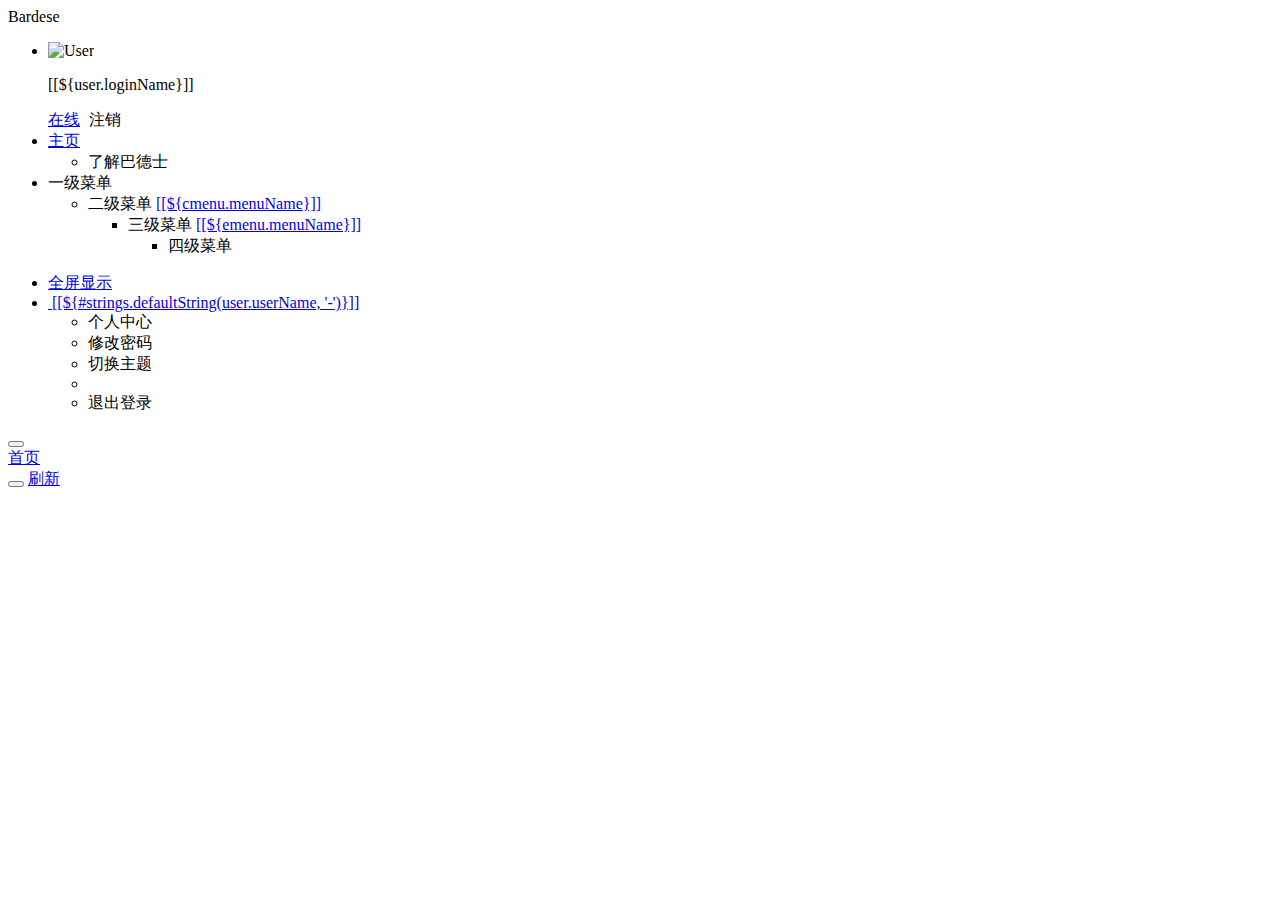
<file: runbardese-admin/src/main/resources/templates/index.html>
<!DOCTYPE html>
<html  lang="zh" xmlns:th="http://www.thymeleaf.org">
<head>
    <meta charset="utf-8">
    <meta name="viewport" content="width=device-width, initial-scale=1.0">
    <meta name="renderer" content="webkit">
    <title>巴德士系统首页</title>
    <!-- 避免IE使用兼容模式 -->
 	<meta http-equiv="X-UA-Compatible" content="IE=edge">
    <link th:href="@{favicon.ico}" rel="stylesheet"/>
    <link th:href="@{/css/bootstrap.min.css}" rel="stylesheet"/>
    <link th:href="@{/css/jquery.contextMenu.min.css}" rel="stylesheet"/>
    <link th:href="@{/css/font-awesome.min.css}" rel="stylesheet"/>
    <link th:href="@{/css/animate.css}" rel="stylesheet"/>
    <link th:href="@{/css/style.css}" rel="stylesheet"/>
    <link th:href="@{/css/skins.css}" rel="stylesheet"/>
    <link th:href="@{/ruoyi/css/ry-ui.css?v=4.2.0}" rel="stylesheet"/>
</head>
<body class="fixed-sidebar full-height-layout gray-bg" style="overflow: hidden">
<div id="wrapper">

    <!--左侧导航开始-->
    <nav class="navbar-default navbar-static-side" role="navigation">
        <div class="nav-close">
            <i class="fa fa-times-circle"></i>
        </div>
        <a th:href="@{/index}">
            <li class="logo hidden-xs">
                <span class="logo-lg">Bardese</span>
            </li>
         </a>
        <div class="sidebar-collapse">
            <ul class="nav" id="side-menu">
            	<li>
            		<div class="user-panel">
            			<a class="menuItem" title="个人中心" th:href="@{/system/user/profile}"> 
            				<div class="hide" th:text="个人中心"></div>
					        <div class="pull-left image">
		                    	<!--/*@thymesVar id="avatar" type=""*/-->
								<img th:src="(${user.avatar} == '') ? @{/img/profile.jpg} : @{${user.avatar}}" class="img-circle" alt="User">
					        </div>
				        </a>
				        <div class="pull-left info">
				          <p>[[${user.loginName}]]</p>
				          <a href="#"><i class="fa fa-circle text-success"></i> 在线</a>
				          <a th:href="@{logout}" style="padding-left:5px;"><i class="fa fa-sign-out text-danger"></i> 注销</a>
				        </div>
				    </div>
            	</li>
                <li>
                    <a href="#"><i class="fa fa-home"></i> <span class="nav-label">主页</span> <span class="fa arrow"></span></a>
                    <ul class="nav nav-second-level">
                        <li><a class="menuItem" th:href="@{/system/main}">了解巴德士</a></li>
                    </ul>
                </li>
                <li th:each="menu : ${menus}">
                	<a th:class="@{${menu.url != '' && menu.url != '#'} ? ${menu.target}}" th:href="@{${menu.url == ''} ? |#| : ${menu.url}}">
                		<i class="fa fa-bar-chart-o" th:class="${menu.icon}"></i>
                    	<span class="nav-label" th:text="${menu.menuName}">一级菜单</span> 
                    	<span th:class="${menu.url == '' || menu.url == '#'} ? |fa arrow|"></span>
                	</a>
                    <ul class="nav nav-second-level collapse">
						<li th:each="cmenu : ${menu.children}">
							<a th:if="${#lists.isEmpty(cmenu.children)}" th:class="${cmenu.target == ''} ? |menuItem| : ${cmenu.target}" th:utext="${cmenu.menuName}" th:href="@{${cmenu.url}}">二级菜单</a>
							<a th:if="${not #lists.isEmpty(cmenu.children)}" href="#">[[${cmenu.menuName}]]<span class="fa arrow"></span></a>
							<ul th:if="${not #lists.isEmpty(cmenu.children)}" class="nav nav-third-level">
								<li th:each="emenu : ${cmenu.children}">
								    <a th:if="${#lists.isEmpty(emenu.children)}" th:class="${emenu.target == ''} ? |menuItem| : ${emenu.target}" th:text="${emenu.menuName}" th:href="@{${emenu.url}}">三级菜单</a>
								    <a th:if="${not #lists.isEmpty(emenu.children)}" href="#">[[${emenu.menuName}]]<span class="fa arrow"></span></a>
								    <ul th:if="${not #lists.isEmpty(emenu.children)}" class="nav nav-four-level">
								      	<li th:each="fmenu : ${emenu.children}"><a th:if="${#lists.isEmpty(fmenu.children)}" th:class="${fmenu.target == ''} ? |menuItem| : ${fmenu.target}" th:text="${fmenu.menuName}" th:href="@{${fmenu.url}}">四级菜单</a></li>
								    </ul>
								</li>
							</ul>
						</li>
					</ul>
                </li>
                <!--<li th:if="${demoEnabled}">-->
                    <!--<a href="#"><i class="fa fa-desktop"></i><span class="nav-label">实例演示</span><span class="fa arrow"></span></a>-->
                    <!--<ul class="nav nav-second-level collapse">-->
                        <!--<li> <a>表单<span class="fa arrow"></span></a>-->
                            <!--<ul class="nav nav-third-level">-->
								<!--<li><a class="menuItem" th:href="@{/demo/form/button}">按钮</a></li>-->
								<!--<li><a class="menuItem" th:href="@{/demo/form/grid}">栅格</a></li>-->
								<!--<li><a class="menuItem" th:href="@{/demo/form/select}">下拉框</a></li>-->
								<!--<li><a class="menuItem" th:href="@{/demo/form/timeline}">时间轴</a></li>-->
								<!--<li><a class="menuItem" th:href="@{/demo/form/basic}">基本表单</a></li>-->
								<!--<li><a class="menuItem" th:href="@{/demo/form/cards}">卡片列表</a></li>-->
								<!--<li><a class="menuItem" th:href="@{/demo/form/jasny}">功能扩展</a></li>-->
								<!--<li><a class="menuItem" th:href="@{/demo/form/sortable}">拖动排序</a></li>-->
								<!--<li><a class="menuItem" th:href="@{/demo/form/tabs_panels}">选项卡 & 面板</a></li>-->
								<!--<li><a class="menuItem" th:href="@{/demo/form/validate}">表单校验</a></li>-->
								<!--<li><a class="menuItem" th:href="@{/demo/form/wizard}">表单向导</a></li>-->
								<!--<li><a class="menuItem" th:href="@{/demo/form/upload}">文件上传</a></li>-->
								<!--<li><a class="menuItem" th:href="@{/demo/form/datetime}">日期和时间</a></li>-->
								<!--<li><a class="menuItem" th:href="@{/demo/form/summernote}">富文本编辑器</a></li>-->
								<!--<li><a class="menuItem" th:href="@{/demo/form/duallistbox}">左右互选组件</a></li>-->
								<!--<li><a class="menuItem" th:href="@{/demo/form/autocomplete}">搜索自动补全</a></li>-->
							<!--</ul>-->
                        <!--</li>-->
                        <!--<li> <a>表格<span class="fa arrow"></span></a>-->
                            <!--<ul class="nav nav-third-level">-->
								<!--<li><a class="menuItem" th:href="@{/demo/table/search}">查询条件</a></li>-->
								<!--<li><a class="menuItem" th:href="@{/demo/table/footer}">数据汇总</a></li>-->
								<!--<li><a class="menuItem" th:href="@{/demo/table/groupHeader}">组合表头</a></li>-->
								<!--<li><a class="menuItem" th:href="@{/demo/table/export}">表格导出</a></li>-->
								<!--<li><a class="menuItem" th:href="@{/demo/table/remember}">翻页记住选择</a></li>-->
								<!--<li><a class="menuItem" th:href="@{/demo/table/pageGo}">跳转至指定页</a></li>-->
								<!--<li><a class="menuItem" th:href="@{/demo/table/params}">自定义查询参数</a></li>-->
								<!--<li><a class="menuItem" th:href="@{/demo/table/multi}">初始多表格</a></li>-->
								<!--<li><a class="menuItem" th:href="@{/demo/table/button}">点击按钮加载表格</a></li>-->
								<!--<li><a class="menuItem" th:href="@{/demo/table/data}">直接加载表格数据</a></li>-->
								<!--<li><a class="menuItem" th:href="@{/demo/table/fixedColumns}">表格冻结列</a></li>-->
								<!--<li><a class="menuItem" th:href="@{/demo/table/event}">自定义触发事件</a></li>-->
								<!--<li><a class="menuItem" th:href="@{/demo/table/detail}">表格细节视图</a></li>-->
								<!--<li><a class="menuItem" th:href="@{/demo/table/child}">表格父子视图</a></li>-->
								<!--<li><a class="menuItem" th:href="@{/demo/table/image}">表格图片预览</a></li>-->
								<!--<li><a class="menuItem" th:href="@{/demo/table/curd}">动态增删改查</a></li>-->
								<!--<li><a class="menuItem" th:href="@{/demo/table/reorder}">表格拖拽操作</a></li>-->
								<!--<li><a class="menuItem" th:href="@{/demo/table/editable}">表格行内编辑</a></li>-->
								<!--<li><a class="menuItem" th:href="@{/demo/table/other}">表格其他操作</a></li>-->
							<!--</ul>-->
                        <!--</li>-->
                        <!--<li> <a>弹框<span class="fa arrow"></span></a>-->
                            <!--<ul class="nav nav-third-level">-->
								<!--<li><a class="menuItem" th:href="@{/demo/modal/dialog}">模态窗口</a></li>-->
								<!--<li><a class="menuItem" th:href="@{/demo/modal/layer}">弹层组件</a></li>-->
								<!--<li><a class="menuItem" th:href="@{/demo/modal/table}">弹层表格</a></li>-->
							<!--</ul>-->
                        <!--</li>-->
                        <!--<li> <a>操作<span class="fa arrow"></span></a>-->
                            <!--<ul class="nav nav-third-level">-->
								<!--<li><a class="menuItem" th:href="@{/demo/operate/table}">表格</a></li>-->
								<!--<li><a class="menuItem" th:href="@{/demo/operate/other}">其他</a></li>-->
							<!--</ul>-->
                        <!--</li>-->
                        <!--<li> <a>报表<span class="fa arrow"></span></a>-->
                            <!--<ul class="nav nav-third-level">-->
								<!--<li><a class="menuItem" th:href="@{/demo/report/echarts}">百度ECharts</a></li>-->
								<!--<li><a class="menuItem" th:href="@{/demo/report/peity}">peity</a></li>-->
								<!--<li><a class="menuItem" th:href="@{/demo/report/sparkline}">sparkline</a></li>-->
								<!--<li><a class="menuItem" th:href="@{/demo/report/metrics}">图表组合</a></li>-->
							<!--</ul>-->
                        <!--</li>-->
                        <!--<li> <a>图标<span class="fa arrow"></span></a>-->
                            <!--<ul class="nav nav-third-level">-->
								<!--<li><a class="menuItem" th:href="@{/demo/icon/fontawesome}">Font Awesome</a></li>-->
								<!--<li><a class="menuItem" th:href="@{/demo/icon/glyphicons}">Glyphicons</a></li>-->
							<!--</ul>-->
                        <!--</li>-->
                        <!--<li>-->
	                        <!--<a href="#"><i class="fa fa-sitemap"></i>四层菜单<span class="fa arrow"></span></a>-->
	                        <!--<ul class="nav nav-second-level collapse">-->
	                            <!--<li>-->
	                                <!--<a href="#" id="damian">三级菜单1<span class="fa arrow"></span></a>-->
	                                <!--<ul class="nav nav-third-level">-->
	                                    <!--<li>-->
	                                        <!--<a href="#">四级菜单1</a>-->
	                                    <!--</li>-->
	                                    <!--<li>-->
	                                        <!--<a href="#">四级菜单2</a>-->
	                                    <!--</li>-->
	                                <!--</ul>-->
	                            <!--</li>-->
	                            <!--<li><a href="#">三级菜单2</a></li>-->
	                        <!--</ul>-->
	                    <!--&lt;!&ndash;</li>&ndash;&gt;-->
                    <!--</ul>-->
                <!--</li>-->
            </ul>
        </div>
    </nav>
    <!--左侧导航结束-->
    
    <!--右侧部分开始-->
    <div id="page-wrapper" class="gray-bg dashbard-1">
        <div class="row border-bottom">
            <nav class="navbar navbar-static-top" role="navigation" style="margin-bottom: 0">
                <div class="navbar-header">
                    <a class="navbar-minimalize minimalize-styl-2" style="color:#FFF;" href="#" title="收起菜单">
                    	<i class="fa fa-bars"></i>
                    </a>
                </div>
                <ul class="nav navbar-top-links navbar-right welcome-message">
                    <!--<li><a title="开发文档" href="http://doc.ruoyi.vip" target="_blank"><i class="fa fa-question-circle"></i> 开发文档</a></li>-->
	                <li><a title="全屏显示" href="javascript:void(0)" id="fullScreen"><i class="fa fa-arrows-alt"></i> 全屏显示</a></li>
                    <li class="dropdown user-menu">
						<a href="javascript:void(0)" class="dropdown-toggle" data-hover="dropdown">
							<img th:src="(${user.avatar} == '') ? @{/img/profile.jpg} : @{${user.avatar}}" class="user-image">
							<span class="hidden-xs">[[${#strings.defaultString(user.userName, '-')}]]</span>
						</a>
						<ul class="dropdown-menu">
							<li class="mt5">
								<a th:href="@{/system/user/profile}" class="menuItem">
								<i class="fa fa-user"></i> 个人中心</a>
							</li>
							<li>
								<a onclick="resetPwd()">
								<i class="fa fa-key"></i> 修改密码</a>
							</li>
							<li>
								<a onclick="switchSkin()">
								<i class="fa fa-dashboard"></i> 切换主题</a>
							</li>
							<li class="divider"></li>
							<li>
								<a th:href="@{logout}">
								<i class="fa fa-sign-out"></i> 退出登录</a>
							</li>
						</ul>
					</li>
                </ul>
            </nav>
        </div>
        <div class="row content-tabs">
            <button class="roll-nav roll-left tabLeft">
                <i class="fa fa-backward"></i>
            </button>
            <nav class="page-tabs menuTabs">
                <div class="page-tabs-content">
                    <a href="javascript:;" class="active menuTab" data-id="/system/main">首页</a>
                </div>
            </nav>
            <button class="roll-nav roll-right tabRight">
                <i class="fa fa-forward"></i>
            </button>
            <a href="javascript:void(0);" class="roll-nav roll-right tabReload"><i class="fa fa-refresh"></i> 刷新</a>
        </div>
        
        <a id="ax_close_max" class="ax_close_max" href="#" title="关闭全屏"> <i class="fa fa-times-circle-o"></i> </a>
                    
        <div class="row mainContent" id="content-main">
            <iframe class="RuoYi_iframe" name="iframe0" width="100%" height="100%" data-id="/system/main"
                    th:src="@{/system/main}" frameborder="0" seamless></iframe>
        </div>
        <div class="footer">
            <div class="pull-right"> </div>
        </div>
    </div>
    <!--右侧部分结束-->
</div>
<!-- 全局js -->
<script th:src="@{/js/jquery.min.js}"></script>
<script th:src="@{/js/bootstrap.min.js}"></script>
<script th:src="@{/js/plugins/metisMenu/jquery.metisMenu.js}"></script>
<script th:src="@{/js/plugins/slimscroll/jquery.slimscroll.min.js}"></script>
<script th:src="@{/js/jquery.contextMenu.min.js}"></script>
<script th:src="@{/ajax/libs/blockUI/jquery.blockUI.js}"></script>
<script th:src="@{/ajax/libs/layer/layer.min.js}"></script>
<script th:src="@{/ruoyi/js/ry-ui.js?v=4.2.0}"></script>
<script th:src="@{/ruoyi/js/common.js?v=4.2.0}"></script>
<script th:src="@{/ruoyi/index.js}"></script>
<script th:src="@{/ajax/libs/fullscreen/jquery.fullscreen.js}"></script>
<script th:inline="javascript">
var ctx = [[@{/}]];
// 皮肤缓存
var skin = storage.get("skin");
// history（表示去掉地址的#）否则地址以"#"形式展示
var mode = "history";
// 历史访问路径缓存
var historyPath = storage.get("historyPath");

// 本地主题优先，未设置取系统配置
if($.common.isNotEmpty(skin)){
	$("body").addClass(skin.split('|')[0]);
	$("body").addClass(skin.split('|')[1]);
} else {
	$("body").addClass([[${sideTheme}]]);
	$("body").addClass([[${skinName}]]);
}

/* 用户管理-重置密码 */
function resetPwd() {
    var url = ctx + 'system/user/profile/resetPwd';
    $.modal.open("重置密码", url, '770', '380');
}
/* 切换主题 */
function switchSkin() {
    layer.open({
		type : 2,
		shadeClose : true,
		title : "切换主题",
		area : ["530px", "386px"],
		content : [ctx + "system/switchSkin", 'no']
	})
}

/** 刷新时访问路径页签 */
function applyPath(url) {
	$('a[href$="' + decodeURI(url) + '"]').click();
    $('a[href$="' + url + '"]').parent("li").addClass("selected").parents("li :not(.user-panel)").addClass("active").end().parents("ul").addClass("in");
}

$(function() {
	if($.common.equals("history", mode) && window.performance.navigation.type == 1) {
		var url = storage.get('publicPath');
	    if ($.common.isNotEmpty(url)) {
	    	applyPath(url);
	    }
	} else {
		var hash = location.hash;
	    if ($.common.isNotEmpty(hash)) {
	        var url = hash.substring(1, hash.length);
	        applyPath(url);
	    }
	}
});
</script>
</body>
</html>
</file>
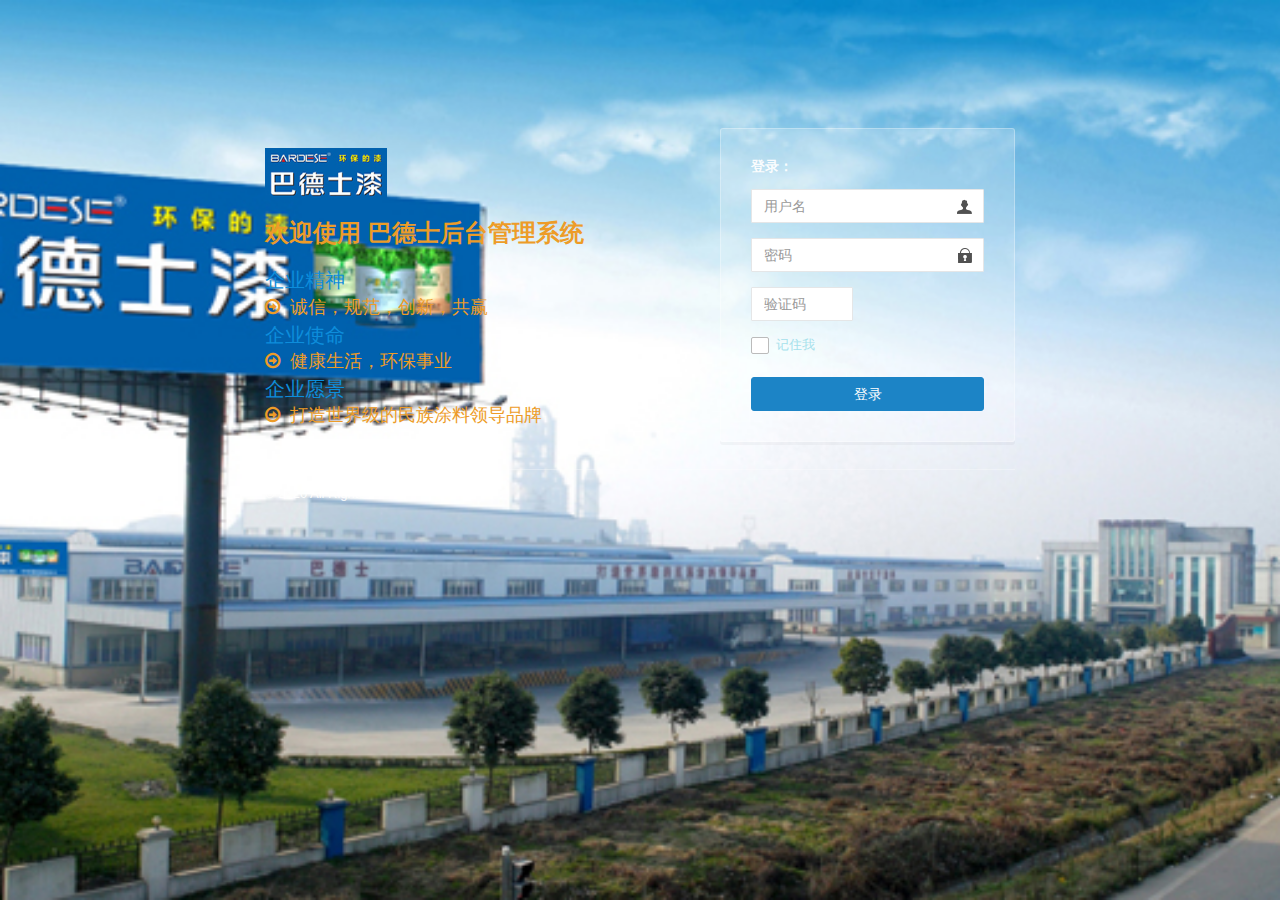
<file: runbardese-admin/src/main/resources/templates/login.html>
<!DOCTYPE html>
<html  lang="zh" xmlns:th="http://www.thymeleaf.org">
<head>
    <meta charset="utf-8">
    <meta name="viewport" content="width=device-width, initial-scale=1.0, maximum-scale=1.0">
    <title>登录巴德士后台系统</title>
    <meta name="description" content="巴德士后台管理框架">
    <link href="../static/css/bootstrap.min.css" th:href="@{/css/bootstrap.min.css}" rel="stylesheet"/>
    <link href="../static/css/font-awesome.min.css" th:href="@{/css/font-awesome.min.css}" rel="stylesheet"/>
    <link href="../static/css/style.css" th:href="@{/css/style.css}" rel="stylesheet"/>
    <link href="../static/css/login.min.css" th:href="@{/css/login.min.css}" rel="stylesheet"/>
    <link href="../static/ruoyi/css/ry-ui.css" th:href="@{/ruoyi/css/ry-ui.css?v=4.2.0}" rel="stylesheet"/>
    <!-- 360浏览器急速模式 -->
    <meta name="renderer" content="webkit">
    <!-- 避免IE使用兼容模式 -->
    <meta http-equiv="X-UA-Compatible" content="IE=edge">
    <link rel="shortcut icon" href="../static/favicon.ico" th:href="@{favicon.ico}"/>
    <style type="text/css">label.error { position:inherit;  }</style>
    <script>
        if(window.top!==window.self){alert('未登录或登录超时。请重新登录');window.top.location=window.location};
    </script>
</head>
<body class="signin">
    <div class="signinpanel">
        <div class="row">
            <div class="col-sm-7">
                <div class="signin-info">
                    <div class="logopanel m-b">
                        <h1><img alt="[ 巴德士 ]" src="../static/ruoyi.png" th:src="@{/ruoyi.png}"></h1>
                    </div>
                    <div class="m-b"></div>
                    <h2 style="color: #ed9c28"><strong>欢迎使用 巴德士后台管理系统</strong></h2>
                    <ul class="m-b">
                        <li style="color: #0d8ddb;font-size: 20px">企业精神</li>
                        <li style="font-size: 18px;color: #ed9c28"><i class="fa fa-arrow-circle-o-right m-r-xs"></i> 诚信，规范，创新，共赢</li>
                        <li style="color: #0d8ddb;font-size: 20px"> 企业使命</li>
                        <li style="font-size: 18px;color: #ed9c28"><i class="fa fa-arrow-circle-o-right m-r-xs"></i> 健康生活，环保事业</li>
                        <li style="color: #0d8ddb;font-size: 20px">企业愿景</li>
                        <li style="font-size: 18px;color: #ed9c28"><i class="fa fa-arrow-circle-o-right m-r-xs"></i> 打造世界级的民族涂料领导品牌</li>
                    </ul>
                </div>
            </div>




            <div class="col-sm-5" >
                <form id="signupForm" autocomplete="off" style="bottom: 10px">
                    <h4 class="no-margins">登录：</h4>
                    <input type="text"     name="username" class="form-control uname"     placeholder="用户名" value=""    />
                    <input type="password" name="password" class="form-control pword"     placeholder="密码"   value="" />
					<div class="row m-t" th:if="${captchaEnabled==true}">
						<div class="col-xs-6">
						    <input type="text" name="validateCode" class="form-control code" placeholder="验证码" maxlength="5" />
						</div>
						<!--<div class="col-xs-6">-->
							<!--<a href="javascript:void(0);" title="点击更换验证码">-->
								<!--<img th:src="@{captcha/captchaImage(type=${captchaType})}" class="imgcode" width="85%"/>-->
							<!--</a>-->
						<!--</div>-->
					</div>
                    <div class="checkbox-custom" th:classappend="${captchaEnabled==false} ? 'm-t'">
				        <input type="checkbox" id="rememberme" name="rememberme"> <label for="rememberme" style="color: #a6e1ec">记住我</label>
				    </div>
                    <button class="btn btn-success btn-block" id="btnSubmit" data-loading="正在验证登录，请稍后...">登录</button>
                </form>
            </div>
        </div>
        <div class="signup-footer">
            <div class="pull-left">
                &copy; 2020 All Rights Reserved. RunBardese <br>
            </div>
        </div>
    </div>
<script th:inline="javascript"> var ctx = [[@{/}]]; var captchaType = [[${captchaType}]]; </script>
<!-- 全局js -->
<script src="../static/js/jquery.min.js" th:src="@{/js/jquery.min.js}"></script>
<script src="../static/js/bootstrap.min.js" th:src="@{/js/bootstrap.min.js}"></script>
<!-- 验证插件 -->
<script src="../static/ajax/libs/validate/jquery.validate.min.js" th:src="@{/ajax/libs/validate/jquery.validate.min.js}"></script>
<script src="../static/ajax/libs/validate/messages_zh.min.js" th:src="@{/ajax/libs/validate/messages_zh.min.js}"></script>
<script src="../static/ajax/libs/layer/layer.min.js" th:src="@{/ajax/libs/layer/layer.min.js}"></script>
<script src="../static/ajax/libs/blockUI/jquery.blockUI.js" th:src="@{/ajax/libs/blockUI/jquery.blockUI.js}"></script>
<script src="../static/ruoyi/js/ry-ui.js" th:src="@{/ruoyi/js/ry-ui.js?v=4.2.0}"></script>
<script src="../static/ruoyi/login.js" th:src="@{/ruoyi/login.js}"></script>
</body>
</html>
</file>
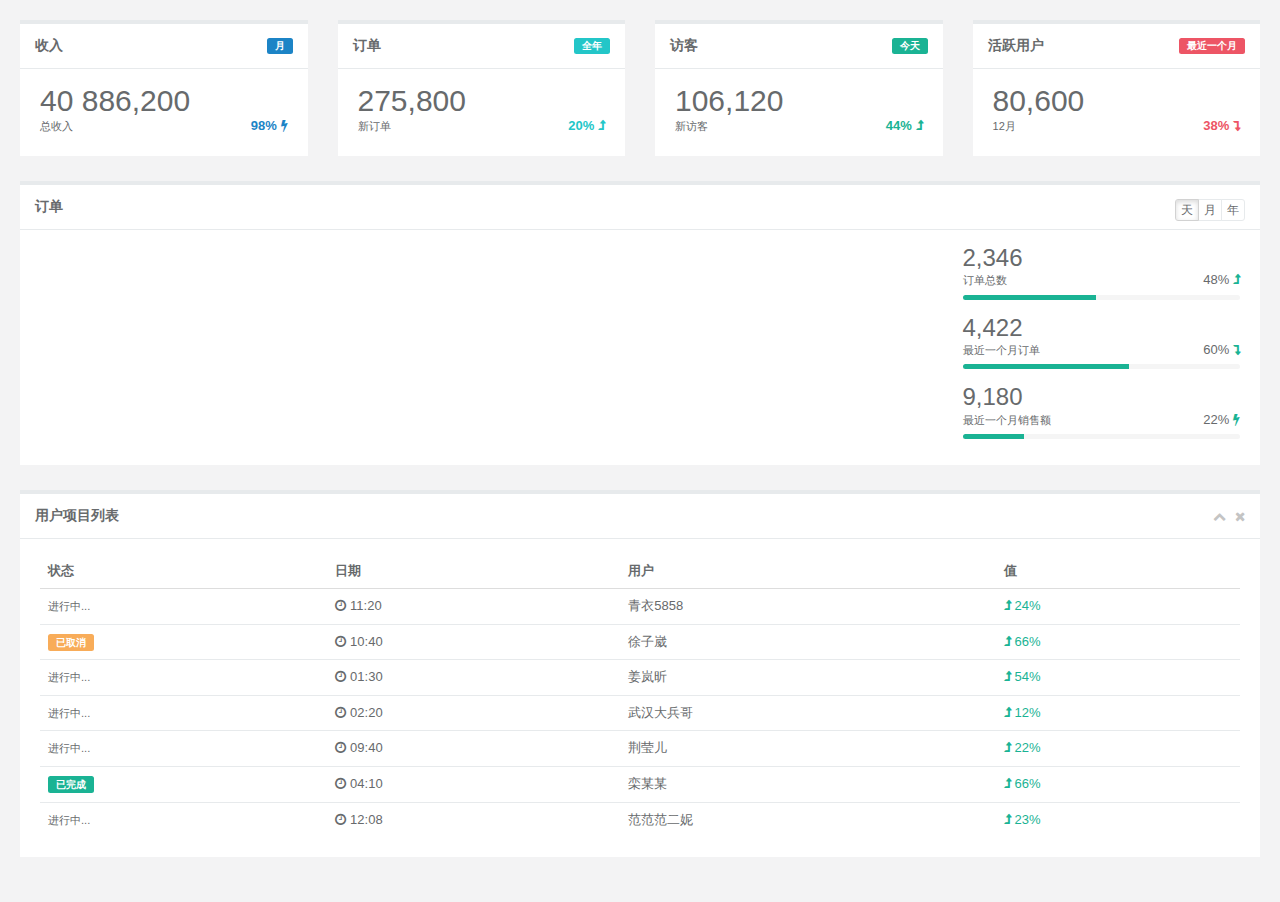
<file: runbardese-admin/src/main/resources/templates/main_v1.html>
<!DOCTYPE html>
<html lang="zh" xmlns:th="http://www.thymeleaf.org">
<head>
    <meta charset="utf-8">
    <meta name="viewport" content="width=device-width, initial-scale=1.0">
    <title>统计</title>
    <link rel="shortcut icon" href="favicon.ico">
    <link href="../static/css/bootstrap.min.css" th:href="@{/css/bootstrap.min.css}" rel="stylesheet"/>
    <link href="../static/css/font-awesome.min.css" th:href="@{/css/font-awesome.min.css}" rel="stylesheet"/>
    <link href="../static/css/main/animate.min.css" th:href="@{/css/main/animate.min.css}" rel="stylesheet"/>
    <link href="../static/css/main/style.min862f.css" th:href="@{/css/main/style.min862f.css}" rel="stylesheet"/>
</head>

<body class="gray-bg">
    <div class="wrapper wrapper-content">

        <div class="row">
            <div class="col-sm-3">
                <div class="ibox float-e-margins">
                    <div class="ibox-title">
                        <span class="label label-success pull-right">月</span>
                        <h5>收入</h5>
                    </div>
                    <div class="ibox-content">
                        <h1 class="no-margins">40 886,200</h1>
                        <div class="stat-percent font-bold text-success">98% <i class="fa fa-bolt"></i>
                        </div>
                        <small>总收入</small>
                    </div>
                </div>
            </div>
            <div class="col-sm-3">
                <div class="ibox float-e-margins">
                    <div class="ibox-title">
                        <span class="label label-info pull-right">全年</span>
                        <h5>订单</h5>
                    </div>
                    <div class="ibox-content">
                        <h1 class="no-margins">275,800</h1>
                        <div class="stat-percent font-bold text-info">20% <i class="fa fa-level-up"></i>
                        </div>
                        <small>新订单</small>
                    </div>
                </div>
            </div>
            <div class="col-sm-3">
                <div class="ibox float-e-margins">
                    <div class="ibox-title">
                        <span class="label label-primary pull-right">今天</span>
                        <h5>访客</h5>
                    </div>
                    <div class="ibox-content">
                        <h1 class="no-margins">106,120</h1>
                        <div class="stat-percent font-bold text-navy">44% <i class="fa fa-level-up"></i>
                        </div>
                        <small>新访客</small>
                    </div>
                </div>
            </div>
            <div class="col-sm-3">
                <div class="ibox float-e-margins">
                    <div class="ibox-title">
                        <span class="label label-danger pull-right">最近一个月</span>
                        <h5>活跃用户</h5>
                    </div>
                    <div class="ibox-content">
                        <h1 class="no-margins">80,600</h1>
                        <div class="stat-percent font-bold text-danger">38% <i class="fa fa-level-down"></i>
                        </div>
                        <small>12月</small>
                    </div>
                </div>
            </div>
        </div>
        
        <div class="row">
            <div class="col-sm-12">
                <div class="ibox float-e-margins">
                    <div class="ibox-title">
                        <h5>订单</h5>
                        <div class="pull-right">
                            <div class="btn-group">
                                <button type="button" class="btn btn-xs btn-white active">天</button>
                                <button type="button" class="btn btn-xs btn-white">月</button>
                                <button type="button" class="btn btn-xs btn-white">年</button>
                            </div>
                        </div>
                    </div>
                    <div class="ibox-content">
                        <div class="row">
                            <div class="col-sm-9">
                                <div class="flot-chart">
                                    <div class="flot-chart-content" id="flot-dashboard-chart"></div>
                                </div>
                            </div>
                            <div class="col-sm-3">
                                <ul class="stat-list">
                                    <li>
                                        <h2 class="no-margins">2,346</h2>
                                        <small>订单总数</small>
                                        <div class="stat-percent">48% <i class="fa fa-level-up text-navy"></i>
                                        </div>
                                        <div class="progress progress-mini">
                                            <div style="width: 48%;" class="progress-bar"></div>
                                        </div>
                                    </li>
                                    <li>
                                        <h2 class="no-margins ">4,422</h2>
                                        <small>最近一个月订单</small>
                                        <div class="stat-percent">60% <i class="fa fa-level-down text-navy"></i>
                                        </div>
                                        <div class="progress progress-mini">
                                            <div style="width: 60%;" class="progress-bar"></div>
                                        </div>
                                    </li>
                                    <li>
                                        <h2 class="no-margins ">9,180</h2>
                                        <small>最近一个月销售额</small>
                                        <div class="stat-percent">22% <i class="fa fa-bolt text-navy"></i>
                                        </div>
                                        <div class="progress progress-mini">
                                            <div style="width: 22%;" class="progress-bar"></div>
                                        </div>
                                    </li>
                                 </ul>
                            </div>
                        </div>
                    </div>
                </div>
            </div>
        </div>
        
        <div class="row">
            <div class="col-sm-12">
                <div class="ibox float-e-margins">
                    <div class="ibox-title">
                        <h5>用户项目列表</h5>
                        <div class="ibox-tools">
                            <a class="collapse-link">
                                <i class="fa fa-chevron-up"></i>
                            </a>
                            <a class="close-link">
                                <i class="fa fa-times"></i>
                            </a>
                        </div>
                    </div>
                    <div class="ibox-content">
                        <table class="table table-hover no-margins">
                            <thead>
                                <tr>
                                    <th>状态</th>
                                    <th>日期</th>
                                    <th>用户</th>
                                    <th>值</th>
                                </tr>
                            </thead>
                            <tbody>
                                <tr>
                                    <td><small>进行中...</small>
                                    </td>
                                    <td><i class="fa fa-clock-o"></i> 11:20</td>
                                    <td>青衣5858</td>
                                    <td class="text-navy"> <i class="fa fa-level-up"></i> 24%</td>
                                </tr>
                                <tr>
                                    <td><span class="label label-warning">已取消</span>
                                    </td>
                                    <td><i class="fa fa-clock-o"></i> 10:40</td>
                                    <td>徐子崴</td>
                                    <td class="text-navy"> <i class="fa fa-level-up"></i> 66%</td>
                                </tr>
                                <tr>
                                    <td><small>进行中...</small>
                                    </td>
                                    <td><i class="fa fa-clock-o"></i> 01:30</td>
                                    <td>姜岚昕</td>
                                    <td class="text-navy"> <i class="fa fa-level-up"></i> 54%</td>
                                </tr>
                                <tr>
                                    <td><small>进行中...</small>
                                    </td>
                                    <td><i class="fa fa-clock-o"></i> 02:20</td>
                                    <td>武汉大兵哥</td>
                                    <td class="text-navy"> <i class="fa fa-level-up"></i> 12%</td>
                                </tr>
                                <tr>
                                    <td><small>进行中...</small>
                                    </td>
                                    <td><i class="fa fa-clock-o"></i> 09:40</td>
                                    <td>荆莹儿</td>
                                    <td class="text-navy"> <i class="fa fa-level-up"></i> 22%</td>
                                </tr>
                                <tr>
                                    <td><span class="label label-primary">已完成</span>
                                    </td>
                                    <td><i class="fa fa-clock-o"></i> 04:10</td>
                                    <td>栾某某</td>
                                    <td class="text-navy"> <i class="fa fa-level-up"></i> 66%</td>
                                </tr>
                                <tr>
                                    <td><small>进行中...</small>
                                    </td>
                                    <td><i class="fa fa-clock-o"></i> 12:08</td>
                                    <td>范范范二妮</td>
                                    <td class="text-navy"> <i class="fa fa-level-up"></i> 23%</td>
                                </tr>
                            </tbody>
                        </table>
                    </div>
                </div>
            </div>
         </div>
      </div>
    </div>
    <script th:src="@{/js/jquery.min.js}"></script>
    <script th:src="@{/js/bootstrap.min.js}"></script>
    <script th:src="@{/ajax/libs/flot/jquery.flot.js}"></script>
    
    <th:block th:include="include :: sparkline-js" />
    <script type="text/javascript">
	    $(document).ready(function () {
	        var data2 = [
	            [gd(2012, 1, 1), 7], [gd(2012, 1, 2), 6], [gd(2012, 1, 3), 4], [gd(2012, 1, 4), 8],
	            [gd(2012, 1, 5), 9], [gd(2012, 1, 6), 7], [gd(2012, 1, 7), 5], [gd(2012, 1, 8), 4],
	            [gd(2012, 1, 9), 7], [gd(2012, 1, 10), 8], [gd(2012, 1, 11), 9], [gd(2012, 1, 12), 6],
	            [gd(2012, 1, 13), 4], [gd(2012, 1, 14), 5], [gd(2012, 1, 15), 11], [gd(2012, 1, 16), 8],
	            [gd(2012, 1, 17), 8], [gd(2012, 1, 18), 11], [gd(2012, 1, 19), 11], [gd(2012, 1, 20), 6],
	            [gd(2012, 1, 21), 6], [gd(2012, 1, 22), 8], [gd(2012, 1, 23), 11], [gd(2012, 1, 24), 13],
	            [gd(2012, 1, 25), 7], [gd(2012, 1, 26), 9], [gd(2012, 1, 27), 9], [gd(2012, 1, 28), 8],
	            [gd(2012, 1, 29), 5], [gd(2012, 1, 30), 8], [gd(2012, 1, 31), 25]
	        ];
	
	        var data3 = [
	            [gd(2012, 1, 1), 800], [gd(2012, 1, 2), 500], [gd(2012, 1, 3), 600], [gd(2012, 1, 4), 700],
	            [gd(2012, 1, 5), 500], [gd(2012, 1, 6), 456], [gd(2012, 1, 7), 800], [gd(2012, 1, 8), 589],
	            [gd(2012, 1, 9), 467], [gd(2012, 1, 10), 876], [gd(2012, 1, 11), 689], [gd(2012, 1, 12), 700],
	            [gd(2012, 1, 13), 500], [gd(2012, 1, 14), 600], [gd(2012, 1, 15), 700], [gd(2012, 1, 16), 786],
	            [gd(2012, 1, 17), 345], [gd(2012, 1, 18), 888], [gd(2012, 1, 19), 888], [gd(2012, 1, 20), 888],
	            [gd(2012, 1, 21), 987], [gd(2012, 1, 22), 444], [gd(2012, 1, 23), 999], [gd(2012, 1, 24), 567],
	            [gd(2012, 1, 25), 786], [gd(2012, 1, 26), 666], [gd(2012, 1, 27), 888], [gd(2012, 1, 28), 900],
	            [gd(2012, 1, 29), 178], [gd(2012, 1, 30), 555], [gd(2012, 1, 31), 993]
	        ];
	
	
	        var dataset = [
	            {
	                label: "订单数",
	                data: data3,
	                color: "#1ab394",
	                bars: {
	                    show: true,
	                    align: "center",
	                    barWidth: 24 * 60 * 60 * 600,
	                    lineWidth: 0
	                }
	
	            }, {
	                label: "付款数",
	                data: data2,
	                yaxis: 2,
	                color: "#464f88",
	                lines: {
	                    lineWidth: 1,
	                    show: true,
	                    fill: true,
	                    fillColor: {
	                        colors: [{
	                            opacity: 0.2
	                        }, {
	                            opacity: 0.2
	                        }]
	                    }
	                },
	                splines: {
	                    show: false,
	                    tension: 0.6,
	                    lineWidth: 1,
	                    fill: 0.1
	                },
	            }
	        ];
	
	
	        var options = {
	            xaxis: {
	                mode: "time",
	                tickSize: [3, "day"],
	                tickLength: 0,
	                axisLabel: "Date",
	                axisLabelUseCanvas: true,
	                axisLabelFontSizePixels: 12,
	                axisLabelFontFamily: 'Arial',
	                axisLabelPadding: 10,
	                color: "#838383"
	            },
	            yaxes: [{
	                    position: "left",
	                    max: 1070,
	                    color: "#838383",
	                    axisLabelUseCanvas: true,
	                    axisLabelFontSizePixels: 12,
	                    axisLabelFontFamily: 'Arial',
	                    axisLabelPadding: 3
	            }, {
	                    position: "right",
	                    clolor: "#838383",
	                    axisLabelUseCanvas: true,
	                    axisLabelFontSizePixels: 12,
	                    axisLabelFontFamily: ' Arial',
	                    axisLabelPadding: 67
	            }
	            ],
	            legend: {
	                noColumns: 1,
	                labelBoxBorderColor: "#000000",
	                position: "nw"
	            },
	            grid: {
	                hoverable: false,
	                borderWidth: 0,
	                color: '#838383'
	            }
	        };
	
	        function gd(year, month, day) {
	            return new Date(year, month - 1, day).getTime();
	        }
	
	        var previousPoint = null,
	            previousLabel = null;
	
	        $.plot($("#flot-dashboard-chart"), dataset, options);
	    });
    </script>
</body>
</html>
</file>
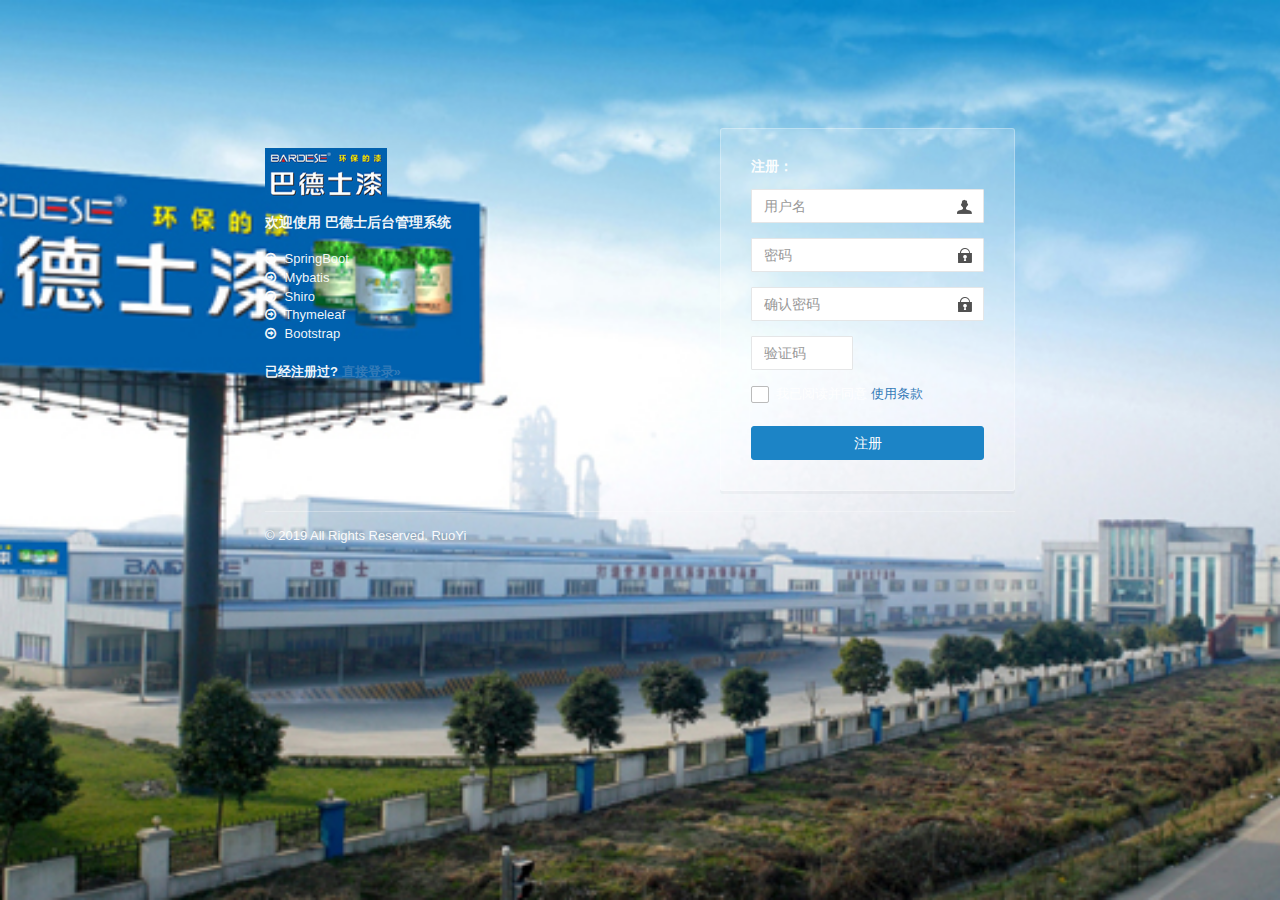
<file: runbardese-admin/src/main/resources/templates/register.html>
<!DOCTYPE html>
<html  lang="zh" xmlns:th="http://www.thymeleaf.org">
<head>
    <meta charset="utf-8">
    <meta name="viewport" content="width=device-width, initial-scale=1.0, maximum-scale=1.0">
    <title>注册巴德士系统</title>
    <meta name="description" content="巴德士后台管理框架">
    <link href="../static/css/bootstrap.min.css" th:href="@{/css/bootstrap.min.css}" rel="stylesheet"/>
    <link href="../static/css/font-awesome.min.css" th:href="@{/css/font-awesome.min.css}" rel="stylesheet"/>
    <link href="../static/css/style.css" th:href="@{/css/style.css}" rel="stylesheet"/>
    <link href="../static/css/login.min.css" th:href="@{/css/login.min.css}" rel="stylesheet"/>
    <link href="../static/ruoyi/css/ry-ui.css" th:href="@{/ruoyi/css/ry-ui.css?v=4.2.0}" rel="stylesheet"/>
    <!-- 360浏览器急速模式 -->
    <meta name="renderer" content="webkit">
    <!-- 避免IE使用兼容模式 -->
    <meta http-equiv="X-UA-Compatible" content="IE=edge">
    <link rel="shortcut icon" href="../static/favicon.ico" th:href="@{favicon.ico}"/>
    <style type="text/css">label.error { position:inherit; }</style>
</head>
<body class="signin">
    <div class="signinpanel">
        <div class="row">
            <div class="col-sm-7">
                <div class="signin-info">
                    <div class="logopanel m-b">
                        <h1><img alt="[ 巴德士]" src="../static/ruoyi.png" th:src="@{/ruoyi.png}"></h1>
                    </div>
                    <div class="m-b"></div>
                    <h4>欢迎使用 <strong>巴德士后台管理系统</strong></h4>
                    <ul class="m-b">
                        <li><i class="fa fa-arrow-circle-o-right m-r-xs"></i> SpringBoot</li>
                        <li><i class="fa fa-arrow-circle-o-right m-r-xs"></i> Mybatis</li>
                        <li><i class="fa fa-arrow-circle-o-right m-r-xs"></i> Shiro</li>
                        <li><i class="fa fa-arrow-circle-o-right m-r-xs"></i> Thymeleaf</li>
                        <li><i class="fa fa-arrow-circle-o-right m-r-xs"></i> Bootstrap</li>
                    </ul>
                    <strong>已经注册过? <a th:href="@{/login}">直接登录&raquo;</a></strong>
                </div>
            </div>
            <div class="col-sm-5">
                <form id="registerForm" autocomplete="off">
                    <h4 class="no-margins">注册：</h4>
                    <input type="text"     name="username" class="form-control uname"         placeholder="用户名"   maxlength="20" />
                    <input type="password" name="password" class="form-control pword"         placeholder="密码"     maxlength="20" />
                    <input type="password" name="confirmPassword" class="form-control pword"  placeholder="确认密码" maxlength="20" />
					<div class="row m-t" th:if="${captchaEnabled==true}">
						<div class="col-xs-6">
						    <input type="text" name="validateCode" class="form-control code"  placeholder="验证码"   maxlength="5" >
						</div>
						<div class="col-xs-6">
							<a href="javascript:void(0);" title="点击更换验证码">
								<img th:src="@{captcha/captchaImage(type=${captchaType})}" class="imgcode" width="85%"/>
							</a>
						</div>
					</div>
                    <div class="checkbox-custom" th:classappend="${captchaEnabled==false} ? 'm-t'">
				        <input type="checkbox" id="acceptTerm" name="acceptTerm"> <label for="acceptTerm">我已阅读并同意</label>
				        <a href="https://gitee.com/y_project/RuoYi/blob/master/README.md" target="_blank">使用条款</a>
				    </div>
                    <button class="btn btn-success btn-block" id="btnSubmit" data-loading="正在验证注册，请稍后...">注册</button>
                </form>
            </div>
        </div>
        <div class="signup-footer">
            <div class="pull-left">
                &copy; 2019 All Rights Reserved. RuoYi <br>
            </div>
        </div>
    </div>
<script th:inline="javascript"> var ctx = [[@{/}]]; var captchaType = [[${captchaType}]]; </script>
<!-- 全局js -->
<script src="../static/js/jquery.min.js" th:src="@{/js/jquery.min.js}"></script>
<script src="../static/js/bootstrap.min.js" th:src="@{/js/bootstrap.min.js}"></script>
<!-- 验证插件 -->
<script src="../static/ajax/libs/validate/jquery.validate.min.js" th:src="@{/ajax/libs/validate/jquery.validate.min.js}"></script>
<script src="../static/ajax/libs/validate/messages_zh.min.js" th:src="@{/ajax/libs/validate/messages_zh.min.js}"></script>
<script src="../static/ajax/libs/layer/layer.min.js" th:src="@{/ajax/libs/layer/layer.min.js}"></script>
<script src="../static/ajax/libs/blockUI/jquery.blockUI.js" th:src="@{/ajax/libs/blockUI/jquery.blockUI.js}"></script>
<script src="../static/ruoyi/js/ry-ui.js" th:src="@{/ruoyi/js/ry-ui.js?v=4.2.0}"></script>
<script src="../static/ruoyi/register.js" th:src="@{/ruoyi/register.js}"></script>
</body>
</html>
</file>
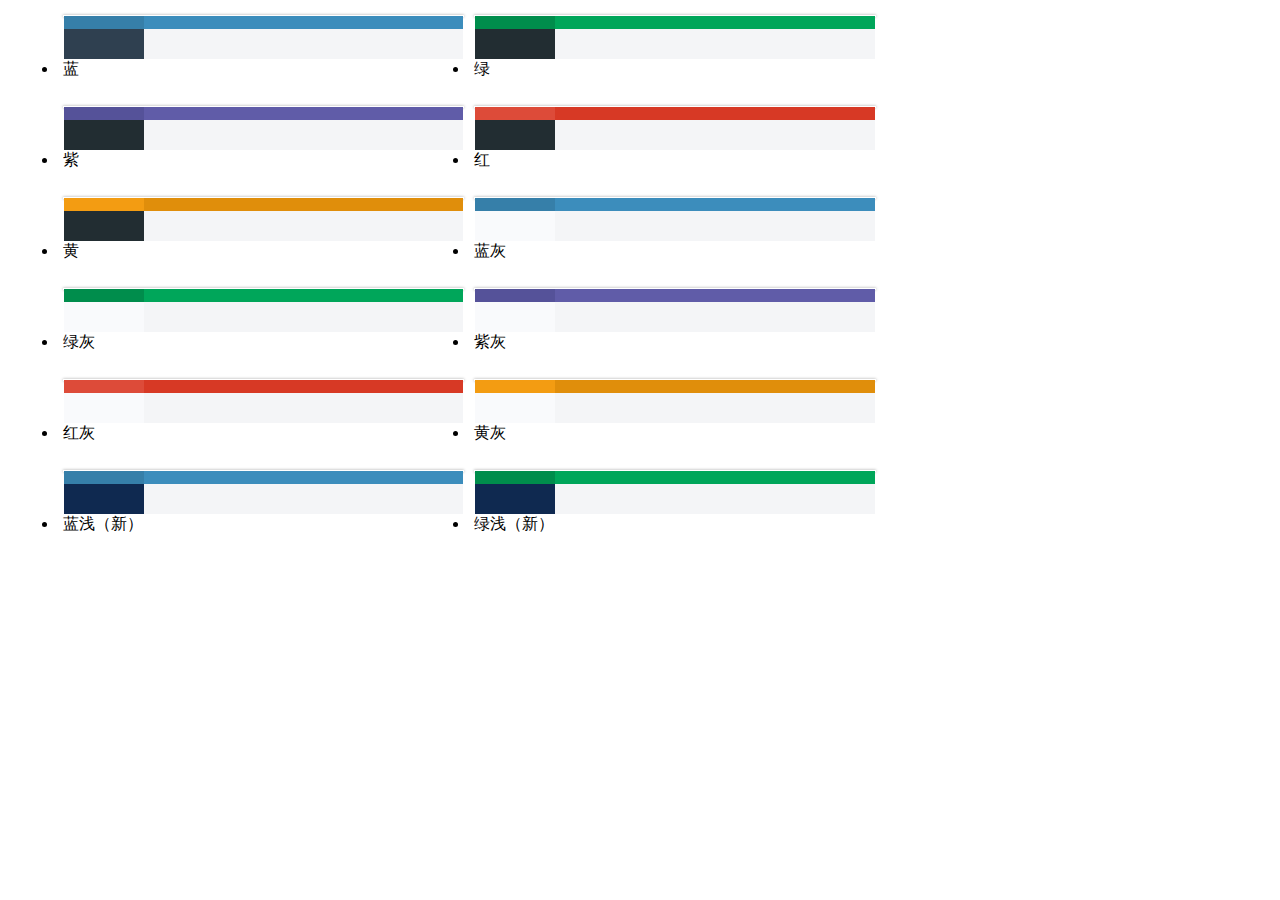
<file: runbardese-admin/src/main/resources/templates/skin.html>
<!DOCTYPE html>
<html  lang="zh" xmlns:th="http://www.thymeleaf.org">
<head>
    <meta charset="utf-8">
    <meta name="viewport" content="width=device-width, initial-scale=1.0">
    <meta name="renderer" content="webkit">
    <title>主题选择</title>
    <!--[if lt IE 9]>
    <meta http-equiv="refresh" content="0;ie.html"/>
    <![endif]-->
    <link rel="shortcut icon" href="../static/favicon.ico" th:href="@{favicon.ico}"/>
    <link th:href="@{/css/bootstrap.min.css}" rel="stylesheet"/>
    <link th:href="@{/css/style.css}" rel="stylesheet"/>
    <style type="text/css">
		.list-unstyled{margin:10px;}
		.full-opacity-hover{opacity:1;filter:alpha(opacity=1);border:1px solid #fff}
		.full-opacity-hover:hover{border:1px solid #f00;}
	</style>
</head>
<body class="gray-bg">
<ul class="list-unstyled clearfix">
	<li style="float:left; width: 33.33333%; padding: 5px;">
		<a href="javascript:" data-skin="skin-blue|theme-dark" style="display: block; box-shadow: 0 0 3px rgba(0,0,0,0.4)" class="clearfix full-opacity-hover">
			<span style="width: 20%; float: left; height: 13px; background: #367fa9"></span>
			<span style="width: 80%; float: left; height: 13px; background: #3c8dbc"></span>
			<span style="width: 20%; float: left; height: 30px; background: #2f4050"></span>
			<span style="width: 80%; float: left; height: 30px; background: #f4f5f7"></span>
		</a>
		<p class="text-center">蓝</p>
	</li>
	
	<li style="float:left; width: 33.33333%; padding: 5px;">
		<a href="javascript:" data-skin="skin-green|theme-dark" style="display: block; box-shadow: 0 0 3px rgba(0,0,0,0.4)" class="clearfix full-opacity-hover">
			<span style="width: 20%; float: left; height: 13px; background: #008d4c"></span>
			<span style="width: 80%; float: left; height: 13px; background: #00a65a"></span>
			<span style="width: 20%; float: left; height: 30px; background: #222d32"></span>
			<span style="width: 80%; float: left; height: 30px; background: #f4f5f7"></span>
		</a>
		<p class="text-center">绿</p>
	</li>
	
	<li style="float:left; width: 33.33333%; padding: 5px;">
		<a href="javascript:" data-skin="skin-purple|theme-dark" style="display: block; box-shadow: 0 0 3px rgba(0,0,0,0.4)" class="clearfix full-opacity-hover">
			<span style="width: 20%; float: left; height: 13px; background: #555299"></span>
			<span style="width: 80%; float: left; height: 13px; background: #605ca8"></span>
			<span style="width: 20%; float: left; height: 30px; background: #222d32"></span>
			<span style="width: 80%; float: left; height: 30px; background: #f4f5f7"></span>
		</a>
		<p class="text-center">紫</p>
	</li>
	
	<li style="float:left; width: 33.33333%; padding: 5px;">
		<a href="javascript:" data-skin="skin-red|theme-dark" style="display: block; box-shadow: 0 0 3px rgba(0,0,0,0.4)" class="clearfix full-opacity-hover">
			<span style="width: 20%; float: left; height: 13px; background: #dd4b39"></span>
			<span style="width: 80%; float: left; height: 13px; background: #d73925"></span>
			<span style="width: 20%; float: left; height: 30px; background: #222d32"></span>
			<span style="width: 80%; float: left; height: 30px; background: #f4f5f7"></span>
		</a>
		<p class="text-center">红</p>
	</li>
	
	<li style="float:left; width: 33.33333%; padding: 5px;">
		<a href="javascript:" data-skin="skin-yellow|theme-dark" style="display: block; box-shadow: 0 0 3px rgba(0,0,0,0.4)" class="clearfix full-opacity-hover">
			<span style="width: 20%; float: left; height: 13px; background: #f39c12"></span>
			<span style="width: 80%; float: left; height: 13px; background: #e08e0b"></span>
			<span style="width: 20%; float: left; height: 30px; background: #222d32"></span>
			<span style="width: 80%; float: left; height: 30px; background: #f4f5f7"></span>
		</a>
		<p class="text-center">黄</p>
	</li>
	
	<li style="float:left; width: 33.33333%; padding: 5px;">
		<a href="javascript:" data-skin="skin-blue|theme-light" style="display: block; box-shadow: 0 0 3px rgba(0,0,0,0.4)" class="clearfix full-opacity-hover">
			<span style="width: 20%; float: left; height: 13px; background: #367fa9"></span>
			<span style="width: 80%; float: left; height: 13px; background: #3c8dbc"></span>
			<span style="width: 20%; float: left; height: 30px; background: #f9fafc"></span>
			<span style="width: 80%; float: left; height: 30px; background: #f4f5f7"></span>
		</a>
		<p class="text-center">蓝灰</p>
	</li>
	
	<li style="float:left; width: 33.33333%; padding: 5px;">
		<a href="javascript:" data-skin="skin-green|theme-light" style="display: block; box-shadow: 0 0 3px rgba(0,0,0,0.4)" class="clearfix full-opacity-hover">
			<span style="width: 20%; float: left; height: 13px; background: #008d4c"></span>
			<span style="width: 80%; float: left; height: 13px; background: #00a65a"></span>
			<span style="width: 20%; float: left; height: 30px; background: #f9fafc"></span>
			<span style="width: 80%; float: left; height: 30px; background: #f4f5f7"></span>
		</a>
		<p class="text-center">绿灰</p>
	</li>
	
	<li style="float:left; width: 33.33333%; padding: 5px;">
		<a href="javascript:" data-skin="skin-purple|theme-light" style="display: block; box-shadow: 0 0 3px rgba(0,0,0,0.4)" class="clearfix full-opacity-hover">
			<span style="width: 20%; float: left; height: 13px; background: #555299"></span>
			<span style="width: 80%; float: left; height: 13px; background: #605ca8"></span>
			<span style="width: 20%; float: left; height: 30px; background: #f9fafc"></span>
			<span style="width: 80%; float: left; height: 30px; background: #f4f5f7"></span>
		</a>
		<p class="text-center">紫灰</p>
	</li>
	
	<li style="float:left; width: 33.33333%; padding: 5px;">
		<a href="javascript:" data-skin="skin-red|theme-light" style="display: block; box-shadow: 0 0 3px rgba(0,0,0,0.4)" class="clearfix full-opacity-hover">
			<span style="width: 20%; float: left; height: 13px; background: #dd4b39"></span>
			<span style="width: 80%; float: left; height: 13px; background: #d73925"></span>
			<span style="width: 20%; float: left; height: 30px; background: #f9fafc"></span>
			<span style="width: 80%; float: left; height: 30px; background: #f4f5f7"></span>
		</a>
		<p class="text-center">红灰</p>
	</li>
	
	<li style="float:left; width: 33.33333%; padding: 5px;">
		<a href="javascript:" data-skin="skin-yellow|theme-light" style="display: block; box-shadow: 0 0 3px rgba(0,0,0,0.4)" class="clearfix full-opacity-hover">
			<span style="width: 20%; float: left; height: 13px; background: #f39c12"></span>
			<span style="width: 80%; float: left; height: 13px; background: #e08e0b"></span>
			<span style="width: 20%; float: left; height: 30px; background: #f9fafc"></span>
			<span style="width: 80%; float: left; height: 30px; background: #f4f5f7"></span>
		</a>
		<p class="text-center">黄灰</p>
	</li>
	
	<li style="float:left; width: 33.33333%; padding: 5px;">
		<a href="javascript:" data-skin="skin-blue|theme-blue" style="display: block; box-shadow: 0 0 3px rgba(0,0,0,0.4)" class="clearfix full-opacity-hover">
			<span style="width: 20%; float: left; height: 13px; background: #367fa9"></span>
			<span style="width: 80%; float: left; height: 13px; background: #3c8dbc"></span>
			<span style="width: 20%; float: left; height: 30px; background: rgba(15,41,80,1)"></span>
			<span style="width: 80%; float: left; height: 30px; background: #f4f5f7"></span>
		</a>
		<p class="text-center">蓝浅（新）</p>
	</li>
	<li style="float:left; width: 33.33333%; padding: 5px;">
		<a href="javascript:" data-skin="skin-green|theme-blue" style="display: block; box-shadow: 0 0 3px rgba(0,0,0,0.4)" class="clearfix full-opacity-hover">
			<span style="width: 20%; float: left; height: 13px; background: #008d4c"></span>
			<span style="width: 80%; float: left; height: 13px; background: #00a65a"></span>
			<span style="width: 20%; float: left; height: 30px; background: rgba(15,41,80,1)"></span>
			<span style="width: 80%; float: left; height: 30px; background: #f4f5f7"></span>
		</a>
		<p class="text-center">绿浅（新）</p>
	</li>
</ul>
</body>
<script th:src="@{/js/jquery.min.js}"></script>
<script th:src="@{/ruoyi/js/common.js?v=4.2.0}"></script>
<script type="text/javascript">
//皮肤样式列表
var skins = ["skin-blue", "skin-green", "skin-purple", "skin-red", "skin-yellow"];

// 主题样式列表
var themes = ["theme-dark", "theme-light", "theme-blue"];

$("[data-skin]").on('click',
function(e) {
    var skin = $(this).data('skin');
    $.each(skins, function(i) {
        parent.$("body").removeClass(skins[i]);
    });
    $.each(themes, function(i) {
        parent.$("body").removeClass(themes[i]);
    });
    parent.$("body").addClass(skin.split('|')[0]);
    parent.$("body").addClass(skin.split('|')[1]);
    storage.set('skin', skin);
});
</script>
</html>
</file>
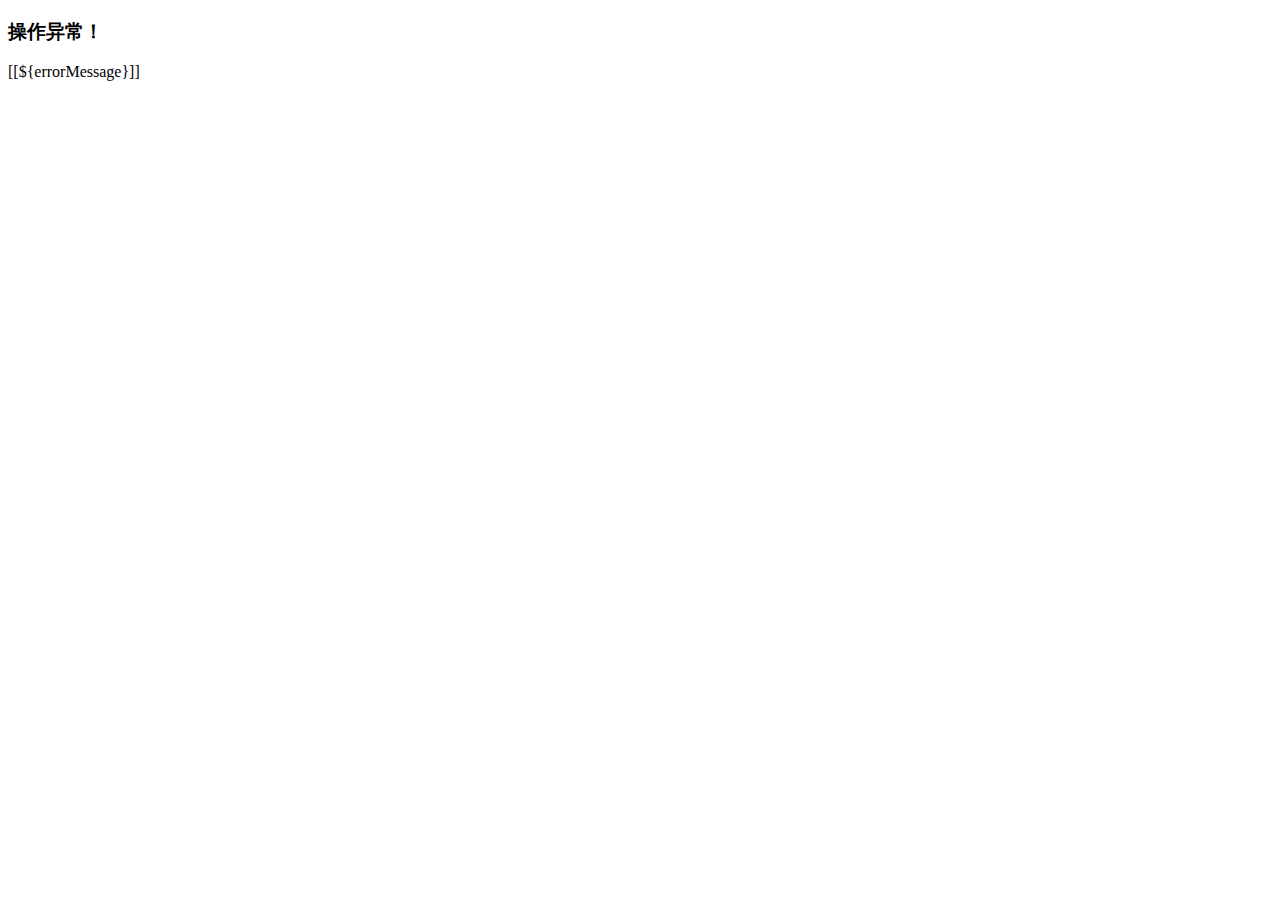
<file: runbardese-admin/src/main/resources/templates/error/business.html>
<!DOCTYPE html>
<html lang="zh">
<head>
    <meta charset="utf-8">
    <meta name="viewport" content="width=device-width, initial-scale=1.0">
    <title>Badese - 403</title>
	<link th:href="@{/css/bootstrap.min.css}" rel="stylesheet"/>
    <link th:href="@{/css/animate.css}" rel="stylesheet"/>
    <link th:href="@{/css/style.css}" rel="stylesheet"/>
</head>
<body class="gray-bg">
    <div class="middle-box text-center animated fadeInDown">
        <h3 class="font-bold">操作异常！</h3>

        <div class="error-desc">
            [[${errorMessage}]]
        </div>
    </div>
</body>
</html>
</file>
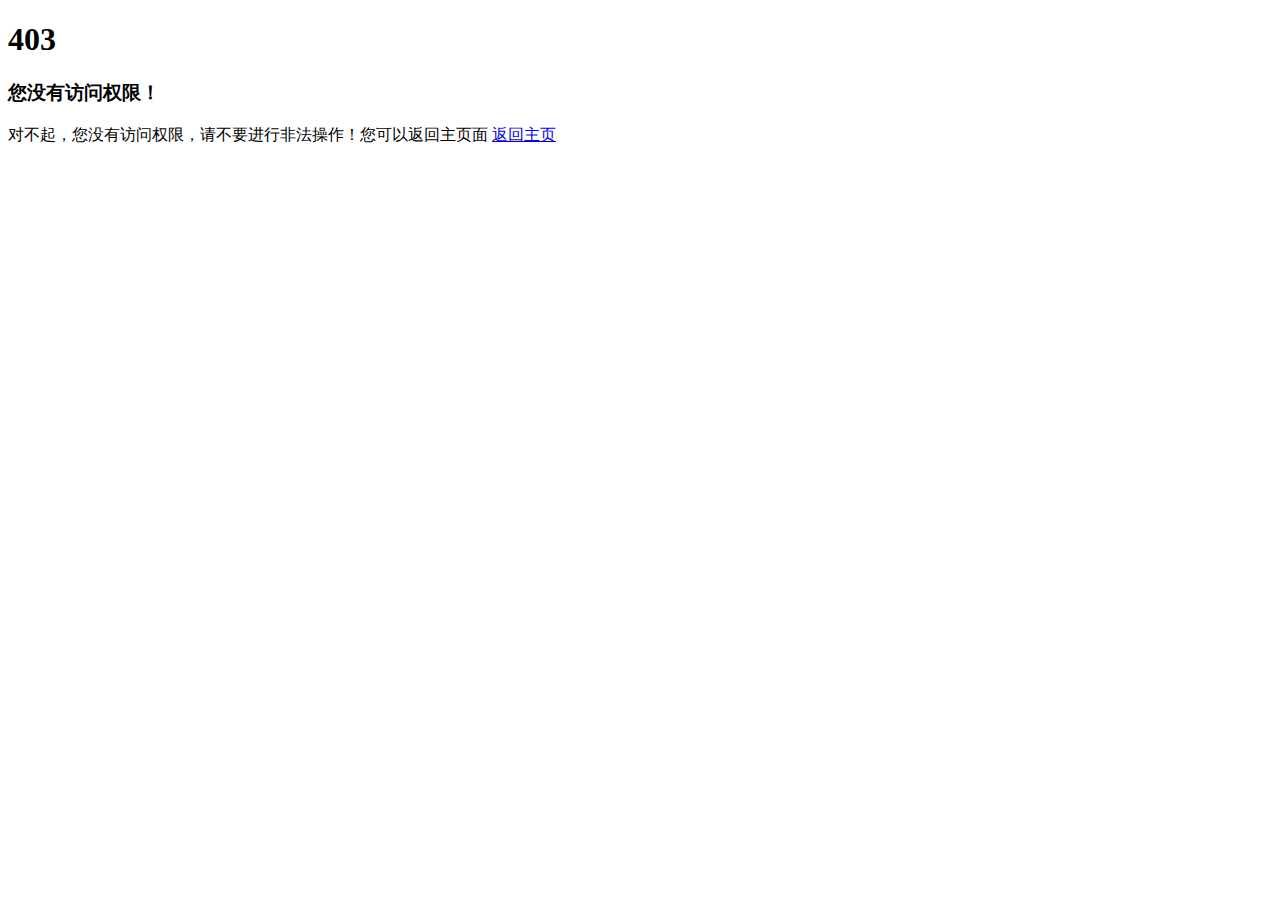
<file: runbardese-admin/src/main/resources/templates/error/unauth.html>
<!DOCTYPE html>
<html lang="zh">
<head>
    <meta charset="utf-8">
    <meta name="viewport" content="width=device-width, initial-scale=1.0">
    <title>Badese - 403</title>
	<link th:href="@{/css/bootstrap.min.css}" rel="stylesheet"/>
    <link th:href="@{/css/animate.css}" rel="stylesheet"/>
    <link th:href="@{/css/style.css}" rel="stylesheet"/>
</head>
<body class="gray-bg">
    <div class="middle-box text-center animated fadeInDown">
        <h1>403</h1>
        <h3 class="font-bold">您没有访问权限！</h3>

        <div class="error-desc">
                                对不起，您没有访问权限，请不要进行非法操作！您可以返回主页面
            <a href="javascript:index()" class="btn btn-outline btn-primary btn-xs">返回主页</a>
        </div>
    </div>
    <script th:inline="javascript">
      var ctx = [[@{/}]];
      function index() {
          window.parent.frames.location.href = ctx + "index";
      }
    </script>
</body>
</html>
</file>
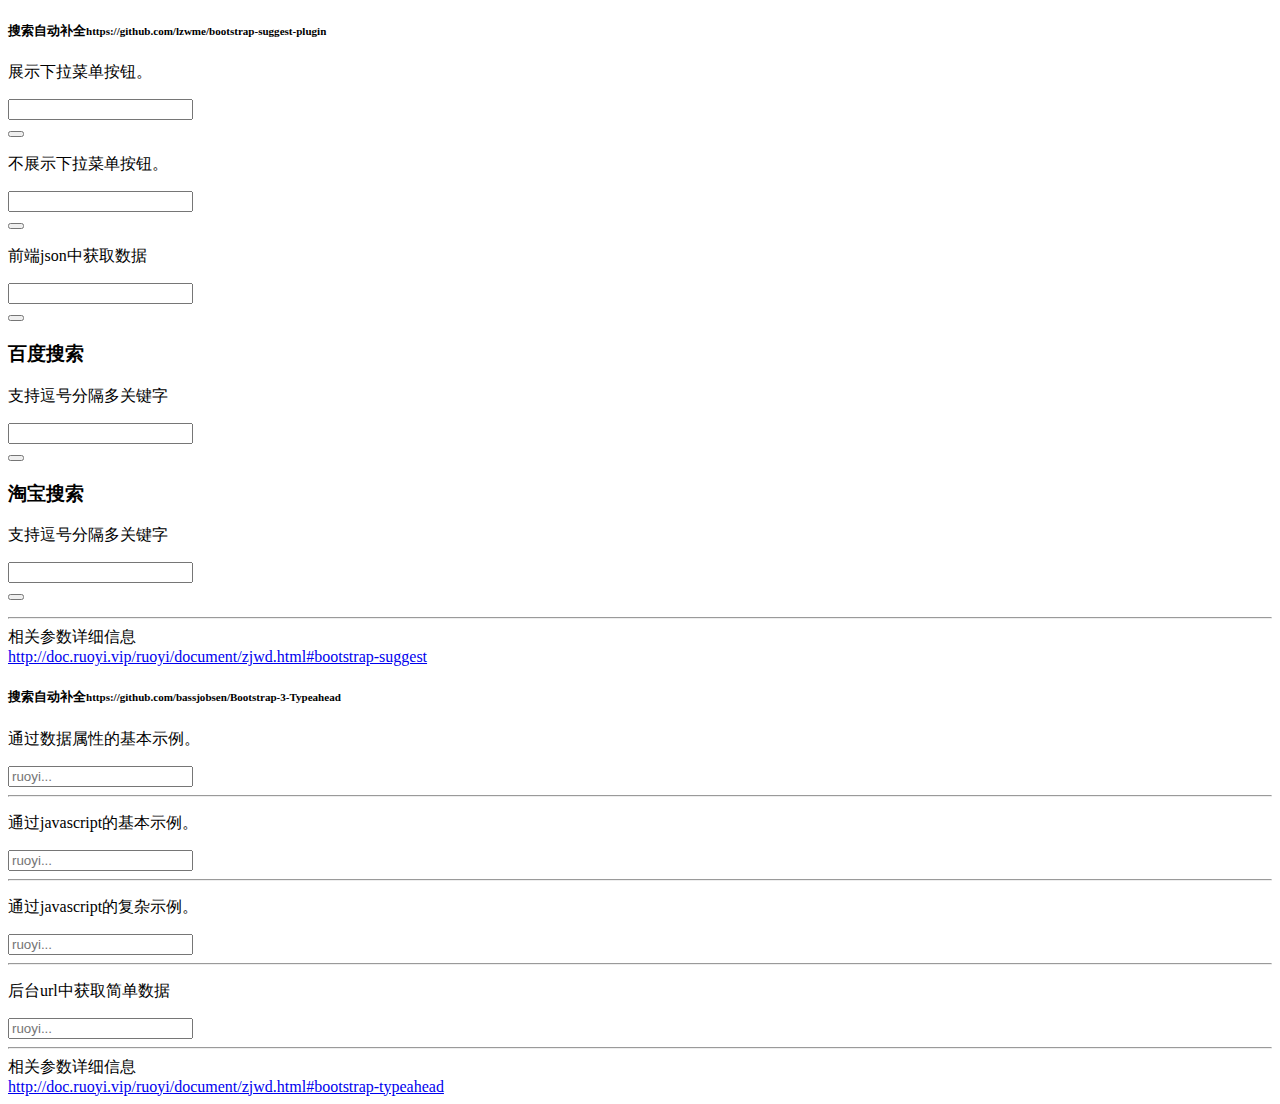
<file: runbardese-admin/src/main/resources/templates/demo/form/autocomplete.html>
<!DOCTYPE html>
<html lang="zh">
<head>
	<th:block th:include="include :: header('搜索自动补全')" />
</head>
<body class="gray-bg">
      <div class="wrapper wrapper-content animated fadeInRight">
        <div class="row">
            <div class="col-sm-6">
                <div class="ibox float-e-margins">
                    <div class="ibox-title">
                        <h5>搜索自动补全<small>https://github.com/lzwme/bootstrap-suggest-plugin</small></h5>
                    </div>  
                    <div class="ibox-content">
                        <p>展示下拉菜单按钮。</p>
                        <div class="row">
                            <div class="col-lg-6">
                                <div class="input-group">
                                    <input type="text" class="form-control" id="suggest-demo-1">
                                    <div class="input-group-btn">
                                        <button type="button" class="btn btn-white dropdown-toggle" data-toggle="dropdown">
                                            <span class="caret"></span>
                                        </button>
                                        <ul class="dropdown-menu dropdown-menu-right" role="menu">
                                        </ul>
                                    </div>
                                </div>
                            </div>
                        </div>
                        
                        <p>不展示下拉菜单按钮。</p>
                        <div class="row">
                            <div class="col-lg-6">
                                <div class="input-group">
                                    <input type="text" class="form-control" id="suggest-demo-2">
                                    <div class="input-group-btn">
                                        <button type="button" class="btn btn-white dropdown-toggle" data-toggle="dropdown">
                                            <span class="caret"></span>
                                        </button>
                                        <ul class="dropdown-menu dropdown-menu-right" role="menu">
                                        </ul>
                                    </div>
                                </div>
                            </div>
                        </div>
                        
                        <p>前端json中获取数据</p>
                        <div class="row">
                            <div class="col-lg-6">
                                <div class="input-group">
                                    <input type="text" class="form-control" id="suggest-demo-3">
                                    <div class="input-group-btn">
                                        <button type="button" class="btn btn-white dropdown-toggle" data-toggle="dropdown">
                                            <span class="caret"></span>
                                        </button>
                                        <ul class="dropdown-menu dropdown-menu-right" role="menu">
                                        </ul>
                                    </div>
                                    <!-- /btn-group -->
                                </div>
                            </div>
                        </div>
                        
                        <h3>百度搜索</h3>
                        <p>支持逗号分隔多关键字</p>
                        <div class="row">
                            <div class="col-lg-6">
                                <div class="input-group" style="width: 300px;">
                                    <input type="text" class="form-control" id="baidu">
                                    <div class="input-group-btn">
                                        <button type="button" class="btn btn-white dropdown-toggle" data-toggle="dropdown">
                                            <span class="caret"></span>
                                        </button>
                                        <ul class="dropdown-menu dropdown-menu-right" role="menu">
                                        </ul>
                                    </div>
                                    <!-- /btn-group -->
                                </div>
                            </div>
                        </div>
                        
                        <h3>淘宝搜索</h3>
                        <p>支持逗号分隔多关键字</p>
                        <div class="row">
                            <div class="col-lg-6">
                                <div class="input-group" style="width: 400px;">
                                    <input type="text" class="form-control" id="taobao">
                                    <div class="input-group-btn">
                                        <button type="button" class="btn btn-white dropdown-toggle" data-toggle="dropdown">
                                            <span class="caret"></span>
                                        </button>
                                        <ul class="dropdown-menu dropdown-menu-right" role="menu">
                                        </ul>
                                    </div>
                                    <!-- /btn-group -->
                                </div>
                            </div>
                        </div>
                        <hr>
                        <div class="form-group">
                            <label class="font-noraml">相关参数详细信息</label>
                            <div><a href="http://doc.ruoyi.vip/ruoyi/document/zjwd.html#bootstrap-suggest" target="_blank">http://doc.ruoyi.vip/ruoyi/document/zjwd.html#bootstrap-suggest</a></div>
                        </div>
                    </div>
                </div>
            </div>
            
            <div class="col-sm-6">
                <div class="ibox float-e-margins">
                    <div class="ibox-title">
                        <h5>搜索自动补全<small>https://github.com/bassjobsen/Bootstrap-3-Typeahead</small></h5>
                    </div>  
                    <div class="ibox-content">
                        <p>通过数据属性的基本示例。</p>
                        <div class="row">
                            <div class="col-lg-6">
                           	    <input type="text" placeholder="ruoyi..." data-provide="typeahead" data-source='["ruoyi 1","ruoyi 2","ruoyi 3"]' class="form-control" />
                            </div>
                        </div>
                        <hr>
                        
                        <p>通过javascript的基本示例。</p>
                        <div class="row">
                            <div class="col-lg-6">
                                <input type="text" placeholder="ruoyi..." class="form-control" id="typeahead-demo-1"/>
                            </div>
                        </div>
                        
                        <hr>
                        <p>通过javascript的复杂示例。</p>
                        <div class="row">
                            <div class="col-lg-6">
                                <input type="text" placeholder="ruoyi..." class="form-control" id="typeahead-demo-2"/>
                            </div>
                        </div>
                        
                        <hr>
                        <p>后台url中获取简单数据</p>
                        <div class="row">
                            <div class="col-lg-6">
                                <input type="text" placeholder="ruoyi..." class="form-control" id="typeahead-demo-3"/>
                            </div>
                        </div>
                        
                        <hr>
                        <div class="form-group">
                            <label class="font-noraml">相关参数详细信息</label>
                            <div><a href="http://doc.ruoyi.vip/ruoyi/document/zjwd.html#bootstrap-typeahead" target="_blank">http://doc.ruoyi.vip/ruoyi/document/zjwd.html#bootstrap-typeahead</a></div>
                        </div>
                    </div>
                </div>
            </div>
        </div>
    </div>
    <th:block th:include="include :: footer" />
    <th:block th:include="include :: bootstrap-suggest-js" />
    <th:block th:include="include :: bootstrap-typeahead-js" />
    <script type="text/javascript">
        
	    var testBsSuggest = $("#suggest-demo-1").bsSuggest({
	        url: ctx + "demo/form/userModel",
	        idField: "userId",
	        keyField: "userName"
	    }).on('onDataRequestSuccess', function (e, result) {
	        console.log('onDataRequestSuccess: ', result);
	    }).on('onSetSelectValue', function (e, keyword) {
	        console.log('onSetSelectValue: ', keyword);
	    }).on('onUnsetSelectValue', function (e) {
	        console.log("onUnsetSelectValue");
	    });
	    
	    var testBsSuggest = $("#suggest-demo-2").bsSuggest({
	        url: ctx + "demo/form/userModel",
	        showBtn: false,
	        idField: "userId",
	        keyField: "userName"
	    }).on('onDataRequestSuccess', function (e, result) {
	        console.log('onDataRequestSuccess: ', result);
	    }).on('onSetSelectValue', function (e, keyword) {
	        console.log('onSetSelectValue: ', keyword);
	    }).on('onUnsetSelectValue', function (e) {
	        console.log("onUnsetSelectValue");
	    });
	
	    //data 数据中获取
	    var testdataBsSuggest = $("#suggest-demo-3").bsSuggest({
	        indexId: 1,
	        indexKey: 2,
	        data: {
	            'value': [
	                {
	                    'userId': '1',
	                    'userCode': '1000001',
	                    'userName': '测试1',
	                    'userPhone': '15888888888'
	                },
	                {
	                    'userId': '2',
	                    'userCode': '1000002',
	                    'userName': '测试2',
	                    'userPhone': '15888888888'
	                },
	                {
	                    'userId': '3',
	                    'userCode': '1000003',
	                    'userName': '测试3',
	                    'userPhone': '15888888888'
	                },
	                {
	                    'userId': '4',
	                    'userCode': '1000004',
	                    'userName': '测试4',
	                    'userPhone': '15888888888'
	                },
	                {
	                    'userId': '5',
	                    'userCode': '1000005',
	                    'userName': '测试5',
	                    'userPhone': '15888888888'
	                }
				],
	            'defaults': 'http://ruoyi.vip'
	        }
	    });
	    
	    //百度搜索测试
	    var baiduBsSuggest = $("#baidu").bsSuggest({
	        allowNoKeyword: false, //是否允许无关键字时请求数据
	        multiWord: true, //以分隔符号分割的多关键字支持
	        separator: ",", //多关键字支持时的分隔符，默认为空格
	        getDataMethod: "url", //获取数据的方式，总是从 URL 获取
	        url: 'http://unionsug.baidu.com/su?p=3&t=' + (new Date()).getTime() + '&wd=',
	        /*优先从url ajax 请求 json 帮助数据，注意最后一个参数为关键字请求参数*/
	        jsonp: 'cb',
	        /*如果从 url 获取数据，并且需要跨域，则该参数必须设置*/
	        processData: function (json) { // url 获取数据时，对数据的处理，作为 getData 的回调函数
	            var i, len, data = {
	                value: []
	            };
	            if (!json || !json.s || json.s.length === 0) {
	                return false;
	            }
	
	            console.log(json);
	            len = json.s.length;
	
	            jsonStr = "{'value':[";
	            for (i = 0; i < len; i++) {
	                data.value.push({
	                    word: json.s[i]
	                });
	            }
	            data.defaults = 'baidu';
	
	            //字符串转化为 js 对象
	            return data;
	        }
	    });
	    
	    //淘宝搜索建议测试
	    var taobaoBsSuggest = $("#taobao").bsSuggest({
	        indexId: 2, //data.value 的第几个数据，作为input输入框的内容
	        indexKey: 1, //data.value 的第几个数据，作为input输入框的内容
	        allowNoKeyword: false, //是否允许无关键字时请求数据
	        multiWord: true, //以分隔符号分割的多关键字支持
	        separator: ",", //多关键字支持时的分隔符，默认为空格
	        getDataMethod: "url", //获取数据的方式，总是从 URL 获取
	        effectiveFieldsAlias: {
	            Id: "序号",
	            Keyword: "关键字",
	            Count: "数量"
	        },
	        showHeader: true,
	        url: 'http://suggest.taobao.com/sug?code=utf-8&extras=1&q=',
	        /*优先从url ajax 请求 json 帮助数据，注意最后一个参数为关键字请求参数*/
	        jsonp: 'callback',
	        /*如果从 url 获取数据，并且需要跨域，则该参数必须设置*/
	        processData: function (json) { // url 获取数据时，对数据的处理，作为 getData 的回调函数
	            var i, len, data = {
	                value: []
	            };
	
	            if (!json || !json.result || json.result.length == 0) {
	                return false;
	            }
	
	            console.log(json);
	            len = json.result.length;
	
	            for (i = 0; i < len; i++) {
	                data.value.push({
	                    "Id": (i + 1),
	                    "Keyword": json.result[i][0],
	                    "Count": json.result[i][1]
	                });
	            }
	            console.log(data);
	            return data;
	        }
	    });
	    
	    $('#typeahead-demo-1').typeahead({
            source: ["ruoyi 1","ruoyi 2","ruoyi 3"]
        });
	    
	    $('#typeahead-demo-2').typeahead({
            source: [
                {"name": "Afghanistan", "code": "AF", "ccn0": "040"},
                {"name": "Land Islands", "code": "AX", "ccn0": "050"},
                {"name": "Albania", "code": "AL","ccn0": "060"},
                {"name": "Algeria", "code": "DZ","ccn0": "070"}
            ]
        });
	    
	    $.get(ctx + "demo/form/collection", function(data){
	    	$("#typeahead-demo-3").typeahead({
		        source: data.value
		    });
        },'json');
    </script>
</body>
</html>
</file>
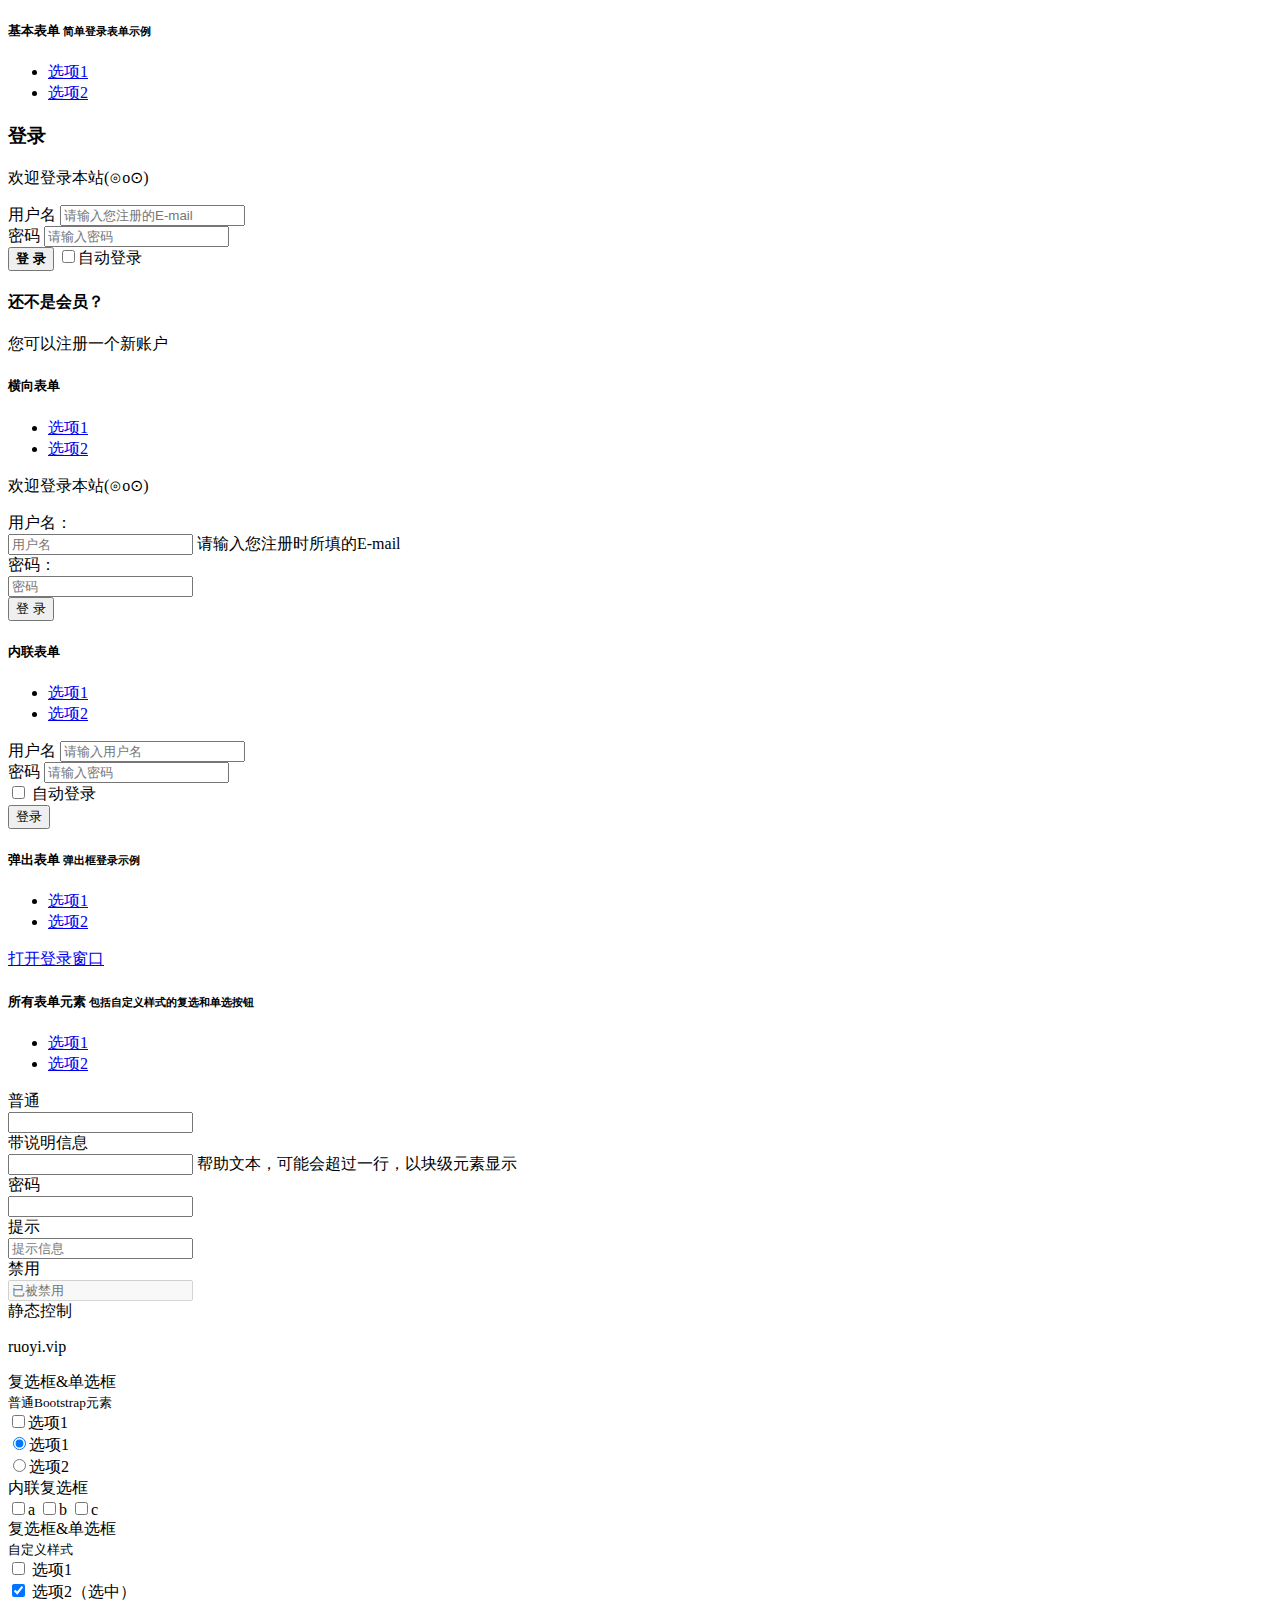
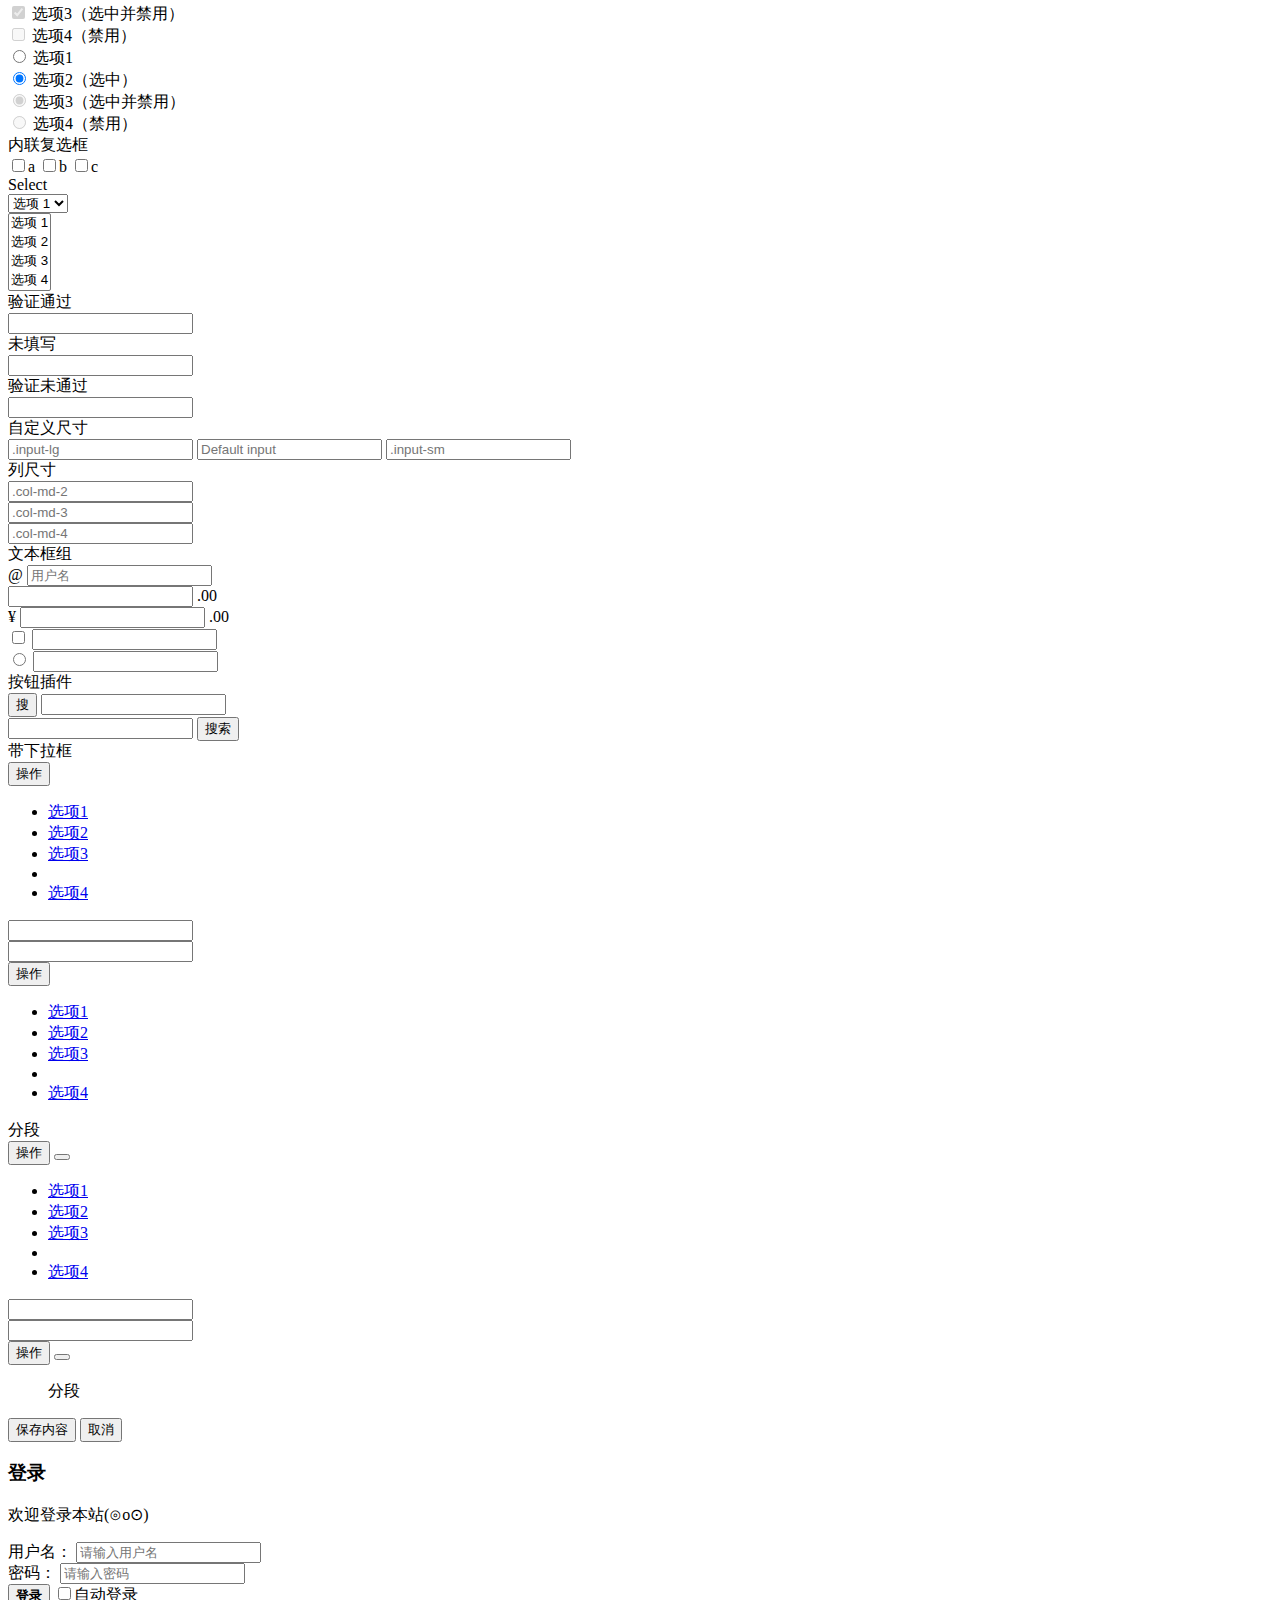
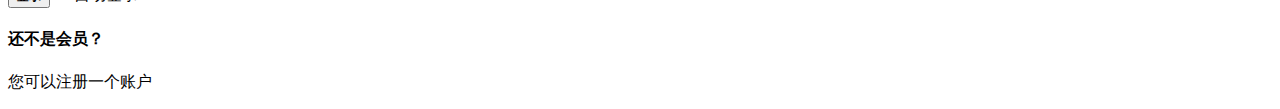
<file: runbardese-admin/src/main/resources/templates/demo/form/basic.html>
<!DOCTYPE html>
<html lang="zh">
<head>
	<th:block th:include="include :: header('基本表单')" />
</head>
<body class="gray-bg">
    <div class="wrapper wrapper-content animated fadeInRight">
        <div class="row">
            <div class="col-sm-7">
                <div class="ibox float-e-margins">
                    <div class="ibox-title">
                        <h5>基本表单 <small>简单登录表单示例</small></h5>
                        <div class="ibox-tools">
                            <a class="collapse-link">
                                <i class="fa fa-chevron-up"></i>
                            </a>
                            <a class="dropdown-toggle" data-toggle="dropdown" href="form_basic.html#">
                                <i class="fa fa-wrench"></i>
                            </a>
                            <ul class="dropdown-menu dropdown-user">
                                <li><a href="form_basic.html#">选项1</a>
                                </li>
                                <li><a href="form_basic.html#">选项2</a>
                                </li>
                            </ul>
                            <a class="close-link">
                                <i class="fa fa-times"></i>
                            </a>
                        </div>
                    </div>
                    <div class="ibox-content">
                        <div class="row">
                            <div class="col-sm-6 b-r">
                                <h3 class="m-t-none m-b">登录</h3>
                                <p>欢迎登录本站(⊙o⊙)</p>
                                <form role="form">
                                    <div class="form-group">
                                        <label>用户名</label>
                                        <input type="email" placeholder="请输入您注册的E-mail" class="form-control">
                                    </div>
                                    <div class="form-group">
                                        <label>密码</label>
                                        <input type="password" placeholder="请输入密码" class="form-control">
                                    </div>
                                    <div>
                                        <button class="btn btn-sm btn-primary pull-right m-t-n-xs" type="submit"><strong>登 录</strong>
                                        </button>
                                        <label>
                                            <input type="checkbox">自动登录</label>
                                    </div>
                                </form>
                            </div>
                            <div class="col-sm-6">
                                <h4>还不是会员？</h4>
                                <p>您可以注册一个新账户</p>
                                <p class="text-center">
                                    <a href="form_basic.html"><i class="fa fa-sign-in big-icon"></i></a>
                                </p>
                            </div>
                        </div>
                    </div>
                </div>
            </div>
            <div class="col-sm-5">
                <div class="ibox float-e-margins">
                    <div class="ibox-title">
                        <h5>横向表单</h5>
                        <div class="ibox-tools">
                            <a class="collapse-link">
                                <i class="fa fa-chevron-up"></i>
                            </a>
                            <a class="dropdown-toggle" data-toggle="dropdown" href="form_basic.html#">
                                <i class="fa fa-wrench"></i>
                            </a>
                            <ul class="dropdown-menu dropdown-user">
                                <li><a href="form_basic.html#">选项1</a>
                                </li>
                                <li><a href="form_basic.html#">选项2</a>
                                </li>
                            </ul>
                            <a class="close-link">
                                <i class="fa fa-times"></i>
                            </a>
                        </div>
                    </div>
                    <div class="ibox-content">
                        <form class="form-horizontal">
                            <p>欢迎登录本站(⊙o⊙)</p>
                            <div class="form-group">
                                <label class="col-sm-3 control-label">用户名：</label>

                                <div class="col-sm-8">
                                    <input type="email" placeholder="用户名" class="form-control"> <span class="help-block m-b-none">请输入您注册时所填的E-mail</span>
                                </div>
                            </div>
                            <div class="form-group">
                                <label class="col-sm-3 control-label">密码：</label>

                                <div class="col-sm-8">
                                    <input type="password" placeholder="密码" class="form-control">
                                </div>
                            </div>
                            <div class="form-group">
                                <div class="col-sm-offset-3 col-sm-8">
                                    <button class="btn btn-sm btn-white" type="submit">登 录</button>
                                </div>
                            </div>
                        </form>
                    </div>
                </div>
            </div>
        </div>
        <div class="row">
            <div class="col-sm-8">
                <div class="ibox float-e-margins">
                    <div class="ibox-title">
                        <h5>内联表单</h5>
                        <div class="ibox-tools">
                            <a class="collapse-link">
                                <i class="fa fa-chevron-up"></i>
                            </a>
                            <a class="dropdown-toggle" data-toggle="dropdown" href="form_basic.html#">
                                <i class="fa fa-wrench"></i>
                            </a>
                            <ul class="dropdown-menu dropdown-user">
                                <li><a href="form_basic.html#">选项1</a>
                                </li>
                                <li><a href="form_basic.html#">选项2</a>
                                </li>
                            </ul>
                            <a class="close-link">
                                <i class="fa fa-times"></i>
                            </a>
                        </div>
                    </div>
                    <div class="ibox-content">
                        <form role="form" class="form-inline">
                            <div class="form-group">
                                <label for="exampleInputEmail2" class="sr-only">用户名</label>
                                <input type="email" placeholder="请输入用户名" id="exampleInputEmail2" class="form-control">
                            </div>
                            <div class="form-group">
                                <label for="exampleInputPassword2" class="sr-only">密码</label>
                                <input type="password" placeholder="请输入密码" id="exampleInputPassword2" class="form-control">
                            </div>
                            <div class="checkbox m-l m-r-xs">
                                <label>
                                    <input type="checkbox"><i></i> 自动登录</label>
                            </div>
                            <button class="btn btn-white" type="submit">登录</button>
                        </form>
                    </div>
                </div>
            </div>
            <div class="col-sm-4">
                <div class="ibox float-e-margins">
                    <div class="ibox-title">
                        <h5>弹出表单 <small>弹出框登录示例</small></h5>
                        <div class="ibox-tools">
                            <a class="collapse-link">
                                <i class="fa fa-chevron-up"></i>
                            </a>
                            <a class="dropdown-toggle" data-toggle="dropdown" href="form_basic.html#">
                                <i class="fa fa-wrench"></i>
                            </a>
                            <ul class="dropdown-menu dropdown-user">
                                <li><a href="form_basic.html#">选项1</a>
                                </li>
                                <li><a href="form_basic.html#">选项2</a>
                                </li>
                            </ul>
                            <a class="close-link">
                                <i class="fa fa-times"></i>
                            </a>
                        </div>
                    </div>
                    <div class="ibox-content">
                        <div class="text-center">
                            <a data-toggle="modal" class="btn btn-primary" href="form_basic.html#modal-form">打开登录窗口</a>
                        </div>
                    </div>
                </div>
            </div>
        </div>
        <div class="row">
            <div class="col-sm-12">
                <div class="ibox float-e-margins">
                    <div class="ibox-title">
                        <h5>所有表单元素 <small>包括自定义样式的复选和单选按钮</small></h5>
                        <div class="ibox-tools">
                            <a class="collapse-link">
                                <i class="fa fa-chevron-up"></i>
                            </a>
                            <a class="dropdown-toggle" data-toggle="dropdown" href="form_basic.html#">
                                <i class="fa fa-wrench"></i>
                            </a>
                            <ul class="dropdown-menu dropdown-user">
                                <li><a href="form_basic.html#">选项1</a>
                                </li>
                                <li><a href="form_basic.html#">选项2</a>
                                </li>
                            </ul>
                            <a class="close-link">
                                <i class="fa fa-times"></i>
                            </a>
                        </div>
                    </div>
                    <div class="ibox-content">
                        <form method="get" class="form-horizontal">
                            <div class="form-group">
                                <label class="col-sm-2 control-label">普通</label>

                                <div class="col-sm-10">
                                    <input type="text" class="form-control">
                                </div>
                            </div>
                            <div class="hr-line-dashed"></div>
                            <div class="form-group">
                                <label class="col-sm-2 control-label">带说明信息</label>
                                <div class="col-sm-10">
                                    <input type="text" class="form-control"> <span class="help-block m-b-none">帮助文本，可能会超过一行，以块级元素显示</span>
                                </div>
                            </div>
                            <div class="hr-line-dashed"></div>
                            <div class="form-group">
                                <label class="col-sm-2 control-label">密码</label>

                                <div class="col-sm-10">
                                    <input type="password" class="form-control" name="password">
                                </div>
                            </div>
                            <div class="hr-line-dashed"></div>
                            <div class="form-group">
                                <label class="col-sm-2 control-label">提示</label>

                                <div class="col-sm-10">
                                    <input type="text" placeholder="提示信息" class="form-control">
                                </div>
                            </div>
                            <div class="hr-line-dashed"></div>
                            <div class="form-group">
                                <label class="col-sm-2 control-label">禁用</label>

                                <div class="col-sm-10">
                                    <input type="text" disabled="" placeholder="已被禁用" class="form-control">
                                </div>
                            </div>
                            <div class="hr-line-dashed"></div>
                            <div class="form-group">
                                <label class="col-sm-2 control-label">静态控制</label>

                                <div class="col-sm-10">
                                    <p class="form-control-static">ruoyi.vip</p>
                                </div>
                            </div>
                            <div class="hr-line-dashed"></div>
                            <div class="form-group">
                                <label class="col-sm-2 control-label">复选框&amp;单选框
                                    <br/>
                                    <small class="text-navy">普通Bootstrap元素</small>
                                </label>

                                <div class="col-sm-10">
                                    <div class="checkbox">
                                        <label>
                                            <input type="checkbox" value="">选项1</label>
                                    </div>
                                    <div class="radio">
                                        <label>
                                            <input type="radio" checked="" value="option1" id="optionsRadios1" name="optionsRadios">选项1</label>
                                    </div>
                                    <div class="radio">
                                        <label>
                                            <input type="radio" value="option2" id="optionsRadios2" name="optionsRadios">选项2</label>
                                    </div>
                                </div>
                            </div>
                            <div class="hr-line-dashed"></div>
                            <div class="form-group">
                                <label class="col-sm-2 control-label">内联复选框</label>

                                <div class="col-sm-10">
                                    <label class="checkbox-inline">
                                        <input type="checkbox" value="option1" id="inlineCheckbox1">a</label>
                                    <label class="checkbox-inline">
                                        <input type="checkbox" value="option2" id="inlineCheckbox2">b</label>
                                    <label class="checkbox-inline">
                                        <input type="checkbox" value="option3" id="inlineCheckbox3">c</label>
                                </div>
                            </div>
                            <div class="hr-line-dashed"></div>
                            <div class="form-group">
                                <label class="col-sm-2 control-label">复选框&amp;单选框
                                    <br/><small class="text-navy">自定义样式</small>
                                </label>

                                <div class="col-sm-10">
                                    <div class="checkbox check-box">
                                        <label>
                                            <input type="checkbox" value=""> <i></i> 选项1</label>
                                    </div>
                                    <div class="checkbox check-box">
                                        <label>
                                            <input type="checkbox" value="" checked=""> <i></i> 选项2（选中）</label>
                                    </div>
                                    <div class="checkbox check-box">
                                        <label>
                                            <input type="checkbox" value="" disabled="" checked=""> <i></i> 选项3（选中并禁用）</label>
                                    </div>
                                    <div class="checkbox check-box">
                                        <label>
                                            <input type="checkbox" value="" disabled=""> <i></i> 选项4（禁用）</label>
                                    </div>
                                    <div class="radio check-box">
                                        <label>
                                            <input type="radio" value="option1" name="a"> <i></i> 选项1</label>
                                    </div>
                                    <div class="radio check-box">
                                        <label>
                                            <input type="radio" checked="" value="option2" name="a"> <i></i> 选项2（选中）</label>
                                    </div>
                                    <div class="radio check-box">
                                        <label>
                                            <input type="radio" disabled="" checked="" value="option2"> <i></i> 选项3（选中并禁用）</label>
                                    </div>
                                    <div class="radio check-box">
                                        <label>
                                            <input type="radio" disabled="" name="a"> <i></i> 选项4（禁用）</label>
                                    </div>
                                </div>
                            </div>
                            <div class="hr-line-dashed"></div>
                            <div class="form-group">
                                <label class="col-sm-2 control-label">内联复选框</label>

                                <div class="col-sm-10">
                                    <label class="checkbox-inline check-box">
                                        <input type="checkbox" value="option1">a</label>
                                    <label class="checkbox-inline check-box">
                                        <input type="checkbox" value="option2">b</label>
                                    <label class="checkbox-inline check-box">
                                        <input type="checkbox" value="option3">c</label>
                                </div>
                            </div>
                            <div class="hr-line-dashed"></div>
                            <div class="form-group">
                                <label class="col-sm-2 control-label">Select</label>

                                <div class="col-sm-10">
                                    <select class="form-control m-b" name="account">
                                        <option>选项 1</option>
                                        <option>选项 2</option>
                                        <option>选项 3</option>
                                        <option>选项 4</option>
                                    </select>

                                    <div class="col-sm-4 m-l-n">
                                        <select class="form-control" multiple="">
                                            <option>选项 1</option>
                                            <option>选项 2</option>
                                            <option>选项 3</option>
                                            <option>选项 4</option>
                                        </select>
                                    </div>
                                </div>
                            </div>
                            <div class="hr-line-dashed"></div>
                            <div class="form-group has-success">
                                <label class="col-sm-2 control-label">验证通过</label>

                                <div class="col-sm-10">
                                    <input type="text" class="form-control">
                                </div>
                            </div>
                            <div class="hr-line-dashed"></div>
                            <div class="form-group has-warning">
                                <label class="col-sm-2 control-label">未填写</label>

                                <div class="col-sm-10">
                                    <input type="text" class="form-control">
                                </div>
                            </div>
                            <div class="hr-line-dashed"></div>
                            <div class="form-group has-error">
                                <label class="col-sm-2 control-label">验证未通过</label>

                                <div class="col-sm-10">
                                    <input type="text" class="form-control">
                                </div>
                            </div>
                            <div class="hr-line-dashed"></div>
                            <div class="form-group">
                                <label class="col-sm-2 control-label">自定义尺寸</label>

                                <div class="col-sm-10">
                                    <input type="text" placeholder=".input-lg" class="form-control input-lg m-b">
                                    <input type="text" placeholder="Default input" class="form-control m-b">
                                    <input type="text" placeholder=".input-sm" class="form-control input-sm">
                                </div>
                            </div>
                            <div class="hr-line-dashed"></div>
                            <div class="form-group">
                                <label class="col-sm-2 control-label">列尺寸</label>

                                <div class="col-sm-10">
                                    <div class="row">
                                        <div class="col-md-2">
                                            <input type="text" placeholder=".col-md-2" class="form-control">
                                        </div>
                                        <div class="col-md-3">
                                            <input type="text" placeholder=".col-md-3" class="form-control">
                                        </div>
                                        <div class="col-md-4">
                                            <input type="text" placeholder=".col-md-4" class="form-control">
                                        </div>
                                    </div>
                                </div>
                            </div>
                            <div class="hr-line-dashed"></div>
                            <div class="form-group">
                                <label class="col-sm-2 control-label">文本框组</label>

                                <div class="col-sm-10">
                                    <div class="input-group m-b"><span class="input-group-addon">@</span>
                                        <input type="text" placeholder="用户名" class="form-control">
                                    </div>
                                    <div class="input-group m-b">
                                        <input type="text" class="form-control"> <span class="input-group-addon">.00</span>
                                    </div>
                                    <div class="input-group m-b"><span class="input-group-addon">&yen;</span>
                                        <input type="text" class="form-control"> <span class="input-group-addon">.00</span>
                                    </div>
                                    <div class="input-group m-b"><span class="input-group-addon"> <input type="checkbox"> </span>
                                        <input type="text" class="form-control">
                                    </div>
                                    <div class="input-group"><span class="input-group-addon"> <input type="radio"> </span>
                                        <input type="text" class="form-control">
                                    </div>
                                </div>
                            </div>
                            <div class="hr-line-dashed"></div>
                            <div class="form-group">
                                <label class="col-sm-2 control-label">按钮插件</label>

                                <div class="col-sm-10">
                                    <div class="input-group m-b"><span class="input-group-btn">
                                            <button type="button" class="btn btn-primary">搜</button> </span>
                                        <input type="text" class="form-control">
                                    </div>
                                    <div class="input-group">
                                        <input type="text" class="form-control"> <span class="input-group-btn"> <button type="button" class="btn btn-primary">搜索
                                        </button> </span>
                                    </div>
                                </div>
                            </div>
                            <div class="hr-line-dashed"></div>
                            <div class="form-group">
                                <label class="col-sm-2 control-label">带下拉框</label>

                                <div class="col-sm-10">
                                    <div class="input-group m-b">
                                        <div class="input-group-btn">
                                            <button data-toggle="dropdown" class="btn btn-white dropdown-toggle" type="button">操作 <span class="caret"></span>
                                            </button>
                                            <ul class="dropdown-menu">
                                                <li><a href="form_basic.html#">选项1</a>
                                                </li>
                                                <li><a href="form_basic.html#">选项2</a>
                                                </li>
                                                <li><a href="form_basic.html#">选项3</a>
                                                </li>
                                                <li class="divider"></li>
                                                <li><a href="form_basic.html#">选项4</a>
                                                </li>
                                            </ul>
                                        </div>
                                        <input type="text" class="form-control">
                                    </div>
                                    <div class="input-group">
                                        <input type="text" class="form-control">

                                        <div class="input-group-btn">
                                            <button data-toggle="dropdown" class="btn btn-white dropdown-toggle" type="button">操作 <span class="caret"></span>
                                            </button>
                                            <ul class="dropdown-menu pull-right">
                                                <li><a href="form_basic.html#">选项1</a>
                                                </li>
                                                <li><a href="form_basic.html#">选项2</a>
                                                </li>
                                                <li><a href="form_basic.html#">选项3</a>
                                                </li>
                                                <li class="divider"></li>
                                                <li><a href="form_basic.html#">选项4</a>
                                                </li>
                                            </ul>
                                        </div>
                                    </div>
                                </div>
                            </div>
                            <div class="hr-line-dashed"></div>
                            <div class="form-group">
                                <label class="col-sm-2 control-label">分段</label>

                                <div class="col-sm-10">
                                    <div class="input-group m-b">
                                        <div class="input-group-btn">
                                            <button tabindex="-1" class="btn btn-white" type="button">操作</button>
                                            <button data-toggle="dropdown" class="btn btn-white dropdown-toggle" type="button"><span class="caret"></span>
                                            </button>
                                            <ul class="dropdown-menu">
                                                <li><a href="form_basic.html#">选项1</a>
                                                </li>
                                                <li><a href="form_basic.html#">选项2</a>
                                                </li>
                                                <li><a href="form_basic.html#">选项3</a>
                                                </li>
                                                <li class="divider"></li>
                                                <li><a href="form_basic.html#">选项4</a>
                                                </li>
                                            </ul>
                                        </div>
                                        <input type="text" class="form-control">
                                    </div>
                                    <div class="input-group">
                                        <input type="text" class="form-control">

                                        <div class="input-group-btn">
                                            <button tabindex="-1" class="btn btn-white" type="button">操作</button>
                                            <button data-toggle="dropdown" class="btn btn-white dropdown-toggle" type="button"><span class="caret"></span>
                                            </button>
                                            <ul class="dropdown-menu pull-right">
                                                	分段
                                            </ul>
                                        </div>
                                    </div>
                                </div>
                            </div>
                            <div class="hr-line-dashed"></div>
                            <div class="form-group">
                                <div class="col-sm-4 col-sm-offset-2">
                                    <button class="btn btn-primary" type="submit">保存内容</button>
                                    <button class="btn btn-white" type="submit">取消</button>
                                </div>
                            </div>
                        </form>
                    </div>
                </div>
            </div>
        </div>
    </div>

    <div id="modal-form" class="modal fade" aria-hidden="true">
        <div class="modal-dialog">
            <div class="modal-content">
                <div class="modal-body">
                    <div class="row">
                        <div class="col-sm-6 b-r">
                            <h3 class="m-t-none m-b">登录</h3>

                            <p>欢迎登录本站(⊙o⊙)</p>

                            <form role="form">
                                <div class="form-group">
                                    <label>用户名：</label>
                                    <input type="email" placeholder="请输入用户名" class="form-control">
                                </div>
                                <div class="form-group">
                                    <label>密码：</label>
                                    <input type="password" placeholder="请输入密码" class="form-control">
                                </div>
                                <div>
                                    <button class="btn btn-sm btn-primary pull-right m-t-n-xs" type="submit"><strong>登录</strong>
                                    </button>
                                    <label>
                                        <input type="checkbox" class="i-checks">自动登录</label>
                                </div>
                            </form>
                        </div>
                        <div class="col-sm-6">
                            <h4>还不是会员？</h4>
                            <p>您可以注册一个账户</p>
                            <p class="text-center">
                                <a href="form_basic.html"><i class="fa fa-sign-in big-icon"></i></a>
                            </p>
                        </div>
                    </div>
                </div>
            </div>
        </div>
    </div>
    <th:block th:include="include :: footer" />
</body>
</html>
</file>
